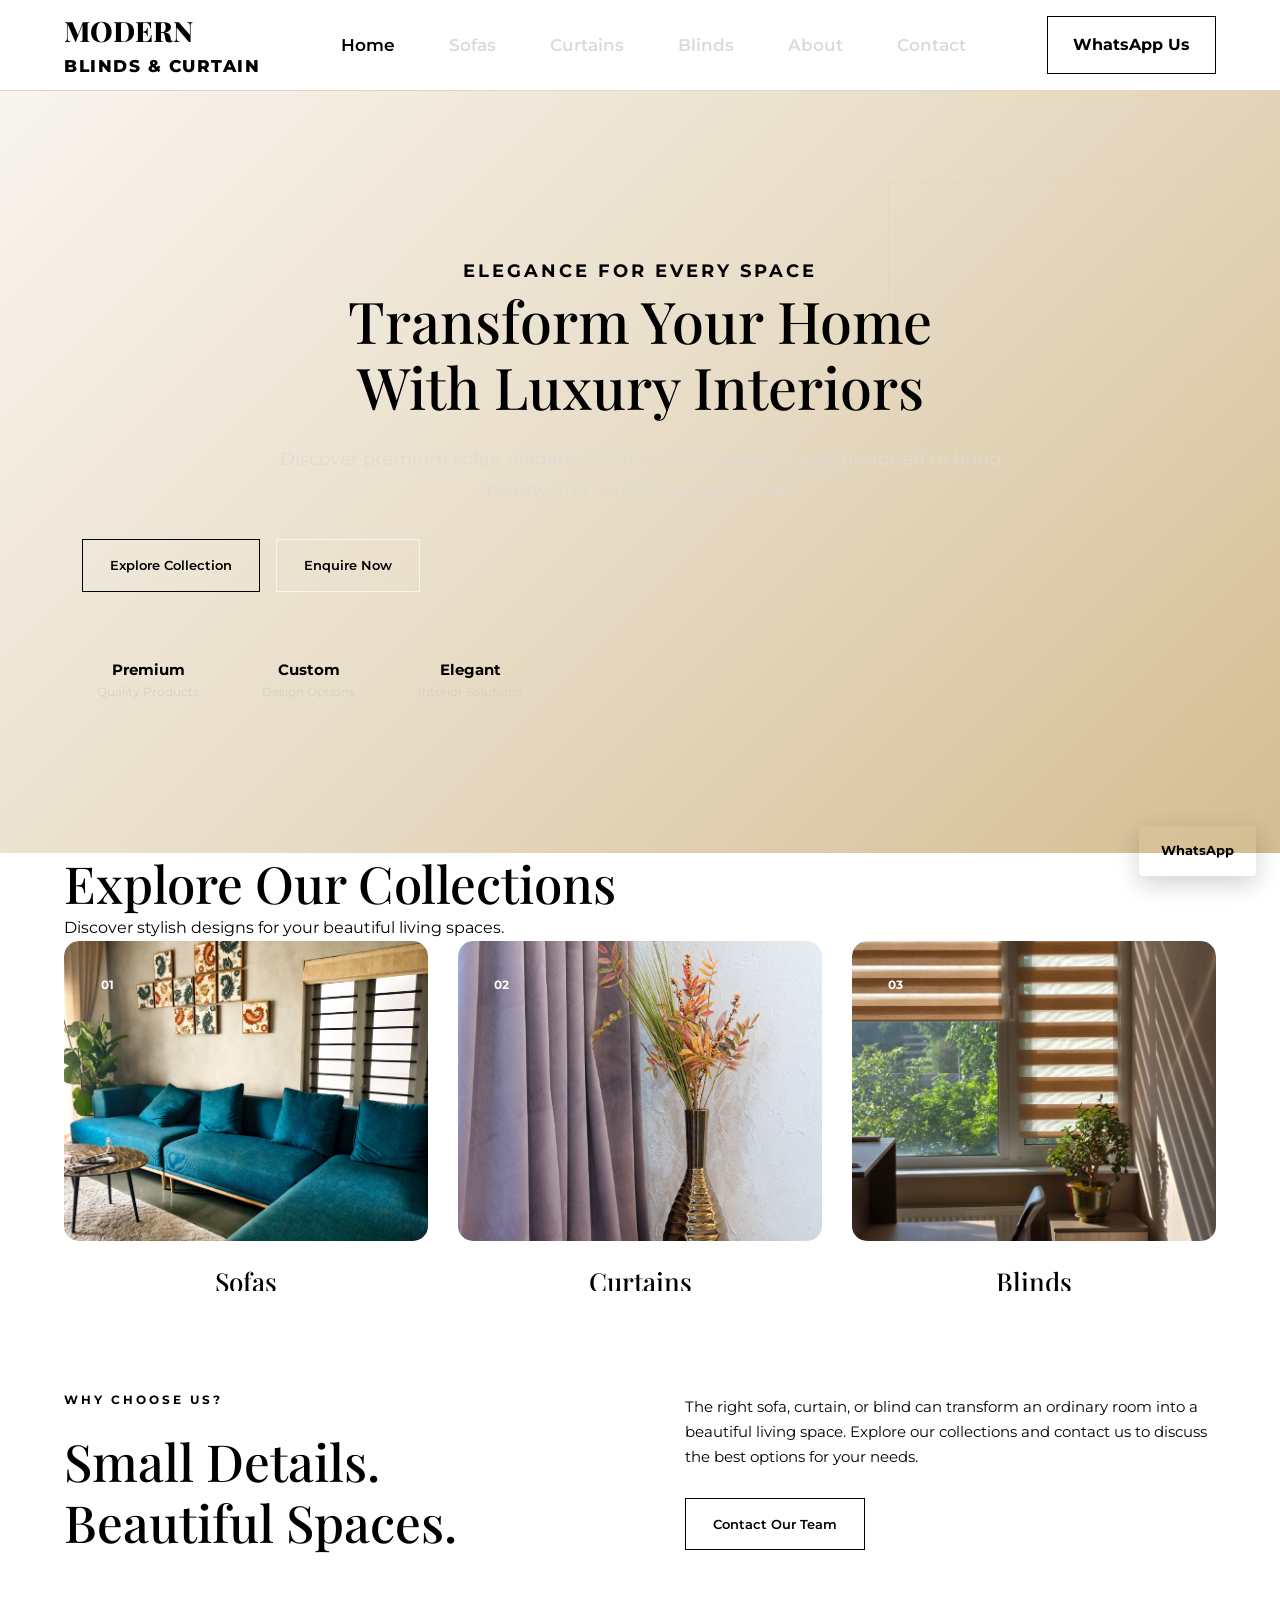
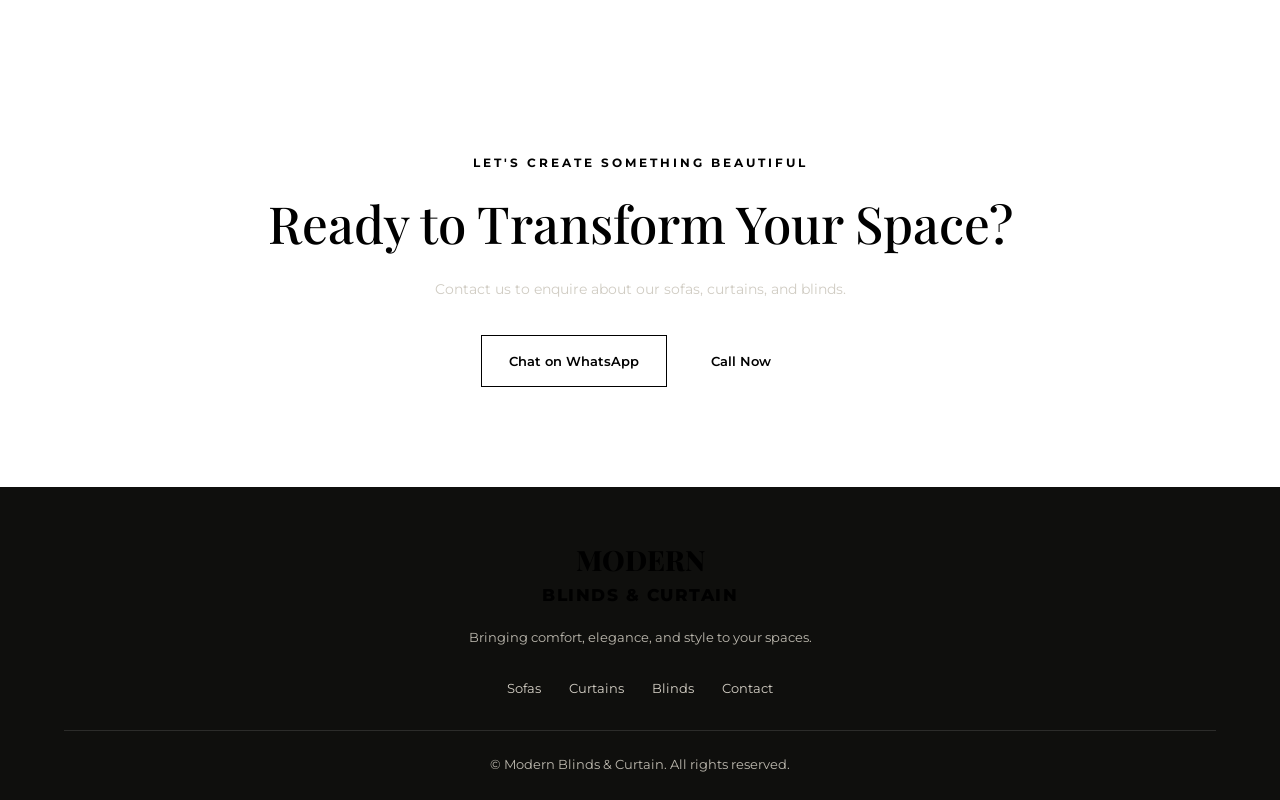
<file: index.html>
<!DOCTYPE html>
<html lang="en">
<head>
    <meta charset="UTF-8">
    <meta name="viewport" content="width=device-width, initial-scale=1.0">

    <title>Modern Blinds & Curtain | Luxury Interiors</title>

    <meta name="description" content="Explore premium sofas, elegant curtains, and stylish window blinds for your home and office.">

    <link rel="stylesheet" href="css/style.css">

    <link rel="preconnect" href="https://fonts.googleapis.com">
    <link rel="preconnect" href="https://fonts.gstatic.com" crossorigin>
    <link href="https://fonts.googleapis.com/css2?family=Montserrat:wght@400;500;600;700&family=Playfair+Display:wght@500;600;700&display=swap" rel="stylesheet">
</head>

<body>

    <!-- Navigation -->
    <header class="header">
        <nav class="navbar container">

            <a href="index.html" class="logo">
                MODERN <span>BLINDS & CURTAIN</span>
            </a>

            <button class="menu-toggle" id="menuToggle" aria-label="Open navigation menu">
                ☰
            </button>

            <ul class="nav-links" id="navLinks">
                <li><a href="index.html" class="active">Home</a></li>
                <li><a href="sofas.html">Sofas</a></li>
                <li><a href="curtains.html">Curtains</a></li>
                <li><a href="blinds.html">Blinds</a></li>
                <li><a href="about.html">About</a></li>
                <li><a href="contact.html">Contact</a></li>
            </ul>

            <a
                href="https://wa.me/919495290093"
                class="btn btn-gold nav-contact"
                target="_blank"
                rel="noopener noreferrer">
                WhatsApp Us
            </a>

        </nav>
    </header>


    <main>

        <!-- Hero Section -->
        <section class="hero">
            <div class="hero-content container">

                <p class="eyebrow">ELEGANCE FOR EVERY SPACE</p>

                <h1>
                    Transform Your Home<br>
                    With <span>Luxury Interiors</span>
                </h1>

                <p class="hero-description">
                    Discover premium sofas, elegant curtains, and modern blinds
                    designed to bring beauty and comfort to your home.
                </p>

                <div class="hero-buttons">
                    <a href="#categories" class="btn btn-gold">
                        Explore Collection
                    </a>

                    <a
                        href="https://wa.me/919495290093?text=Hello%20Modern%20Blinds%20%26%20Curtain%2C%20I%20would%20like%20to%20know%20more%20about%20your%20products."
                        class="btn btn-outline"
                        target="_blank"
                        rel="noopener noreferrer">
                        Enquire Now
                    </a>
                </div>

                <div class="hero-features">
                    <div>
                        <strong>Premium</strong>
                        <span>Quality Products</span>
                    </div>

                    <div>
                        <strong>Custom</strong>
                        <span>Design Options</span>
                    </div>

                    <div>
                        <strong>Elegant</strong>
                        <span>Interior Solutions</span>
                    </div>
                </div>

            </div>
        </section>


        <!-- Categories Section -->
       <!-- Categories Section -->
<section class="category-section section">
    <div class="container">

        <div class="section-title">
            <h2>Explore Our Collections</h2>
            <p>Discover stylish designs for your beautiful living spaces.</p>
        </div>

        <div class="category-grid">

            <!-- Sofas -->
            <a href="sofas.html" class="category-card">
                <div class="category-image">
                    <img src="images/sofas/sofas1.jpg" alt="Sofa Collection">
                    <span class="category-number">01</span>
                </div>
                <div class="category-info">
                    <h3>Sofas</h3>
                    <p>Comfort & Style</p>
                    <span class="category-link">Explore Collection →</span>
                </div>
            </a>

            <!-- Curtains -->
            <a href="curtains.html" class="category-card">
                <div class="category-image">
                    <img src="images/curtains/curtain1.jpg" alt="Curtain Collection">
                    <span class="category-number">02</span>
                </div>
                <div class="category-info">
                    <h3>Curtains</h3>
                    <p>Beauty & Elegance</p>
                    <span class="category-link">Explore Collection →</span>
                </div>
            </a>

            <!-- Blinds -->
            <a href="blinds.html" class="category-card">
                <div class="category-image">
                    <img src="images/blinds/blinds1.jpg" alt="Blinds Collection">
                    <span class="category-number">03</span>
                </div>
                <div class="category-info">
                    <h3>Blinds</h3>
                    <p>Modern & Practical</p>
                    <span class="category-link">Explore Collection →</span>
                </div>
            </a>

        </div>
    </div>
</section>
        <!-- Why Choose Us -->
        <section class="why-us section-padding">

            <div class="container why-us-content">

                <div>
                    <p class="eyebrow">WHY CHOOSE US?</p>

                    <h2>
                        Small Details.<br>
                        <span>Beautiful Spaces.</span>
                    </h2>
                </div>

                <div class="why-us-description">
                    <p>
                        The right sofa, curtain, or blind can transform
                        an ordinary room into a beautiful living space.
                        Explore our collections and contact us to discuss
                        the best options for your needs.
                    </p>

                    <a href="contact.html" class="btn btn-gold">
                        Contact Our Team
                    </a>
                </div>

            </div>

        </section>


        <!-- Call to Action -->
        <section class="cta-section section-padding">

            <div class="container cta-content">

                <p class="eyebrow">LET'S CREATE SOMETHING BEAUTIFUL</p>

                <h2>Ready to Transform Your Space?</h2>

                <p>
                    Contact us to enquire about our sofas, curtains,
                    and blinds.
                </p>

                <div class="hero-buttons">

                    <a
                        href="https://wa.me/919495290093"
                        class="btn btn-gold"
                        target="_blank"
                        rel="noopener noreferrer">
                        Chat on WhatsApp
                    </a>

                    <a href="tel:+919495290093" class="btn btn-outline">
                        Call Now
                    </a>

                </div>

            </div>

        </section>

    </main>


    <!-- Footer -->
    <footer class="footer">

        <div class="container footer-content">

            <a href="index.html" class="logo">
                MODERN <span>BLINDS & CURTAIN</span>
            </a>

            <p>
                Bringing comfort, elegance, and style to your spaces.
            </p>

            <div class="footer-links">
                <a href="sofas.html">Sofas</a>
                <a href="curtains.html">Curtains</a>
                <a href="blinds.html">Blinds</a>
                <a href="contact.html">Contact</a>
            </div>

            <p class="copyright">
                &copy; <span id="currentYear"></span>
                Modern Blinds & Curtain. All rights reserved.
            </p>

        </div>

    </footer>


    <!-- Floating WhatsApp Button -->
    <a
        href="https://wa.me/919495290093"
        class="floating-whatsapp"
        target="_blank"
        rel="noopener noreferrer"
        aria-label="Contact us on WhatsApp">
        WhatsApp
    </a>


    <script src="js/script.js"></script>

</body>
</html>
</file>
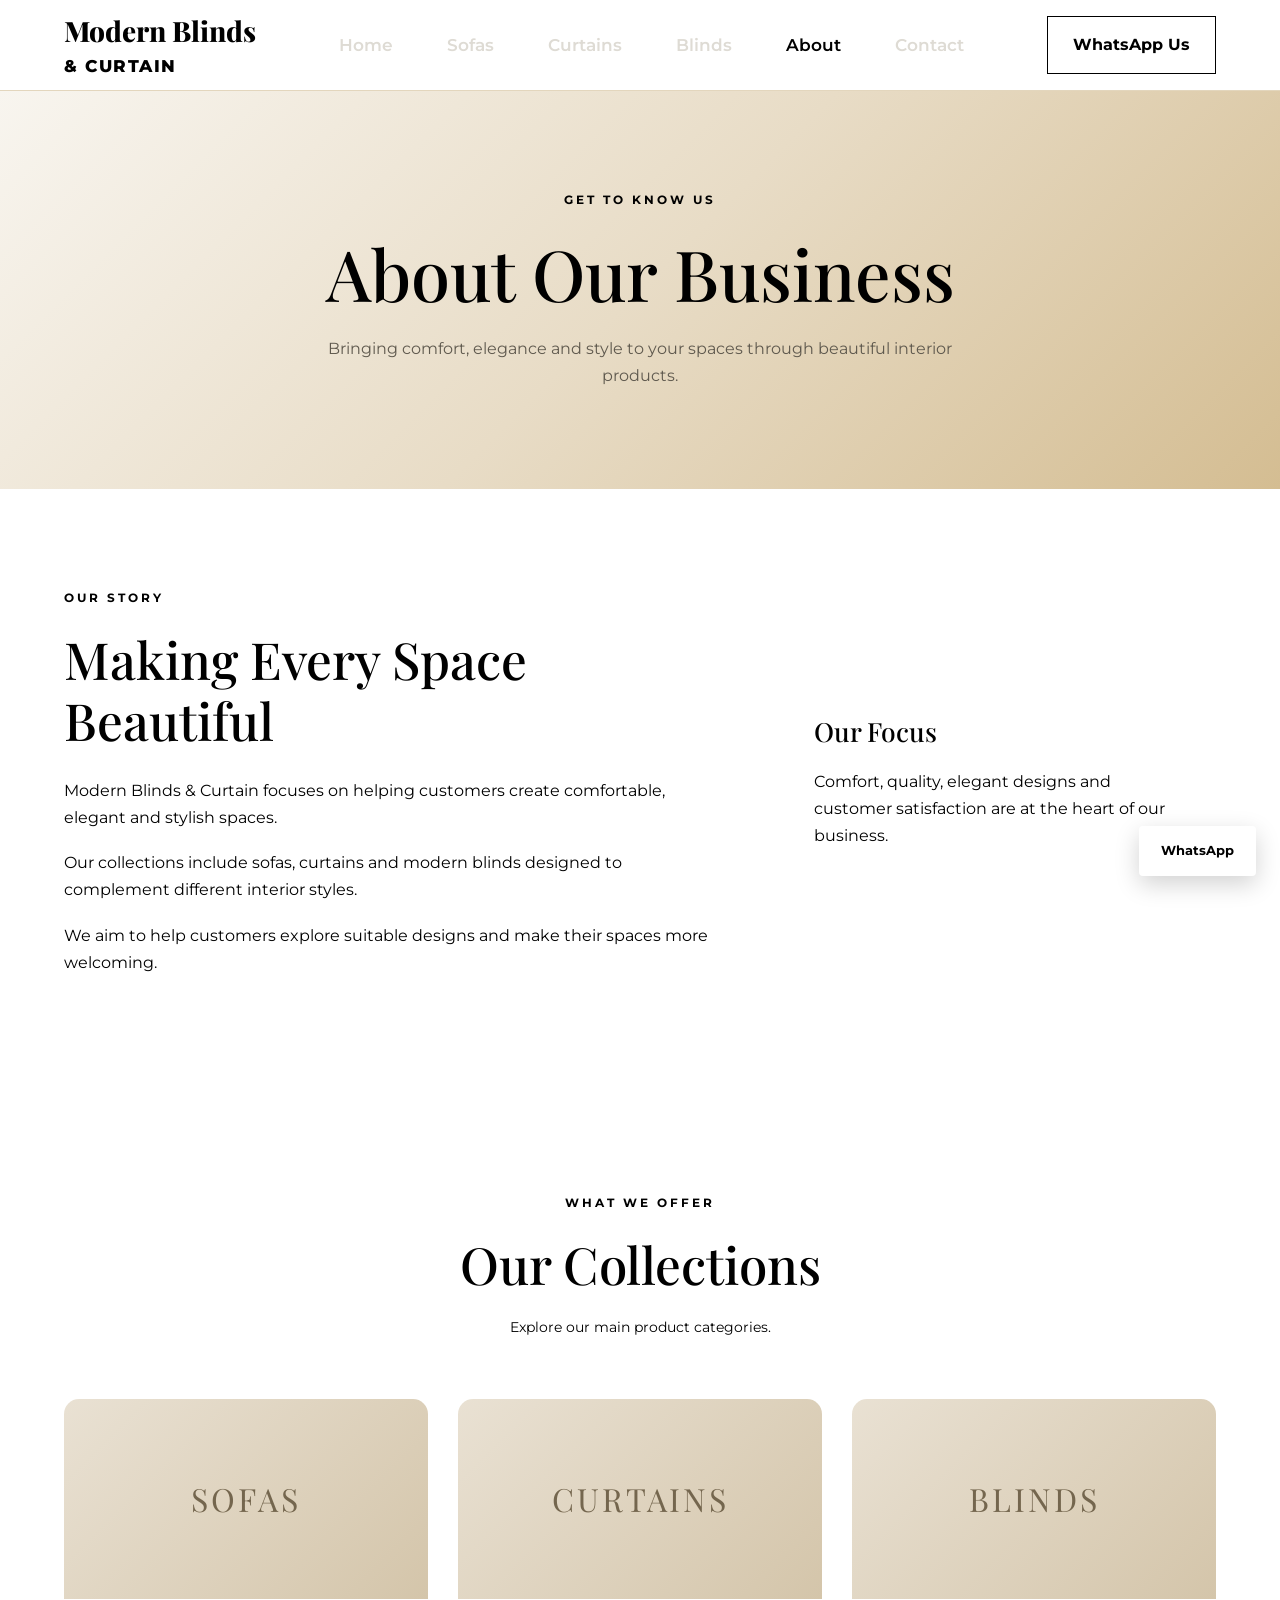
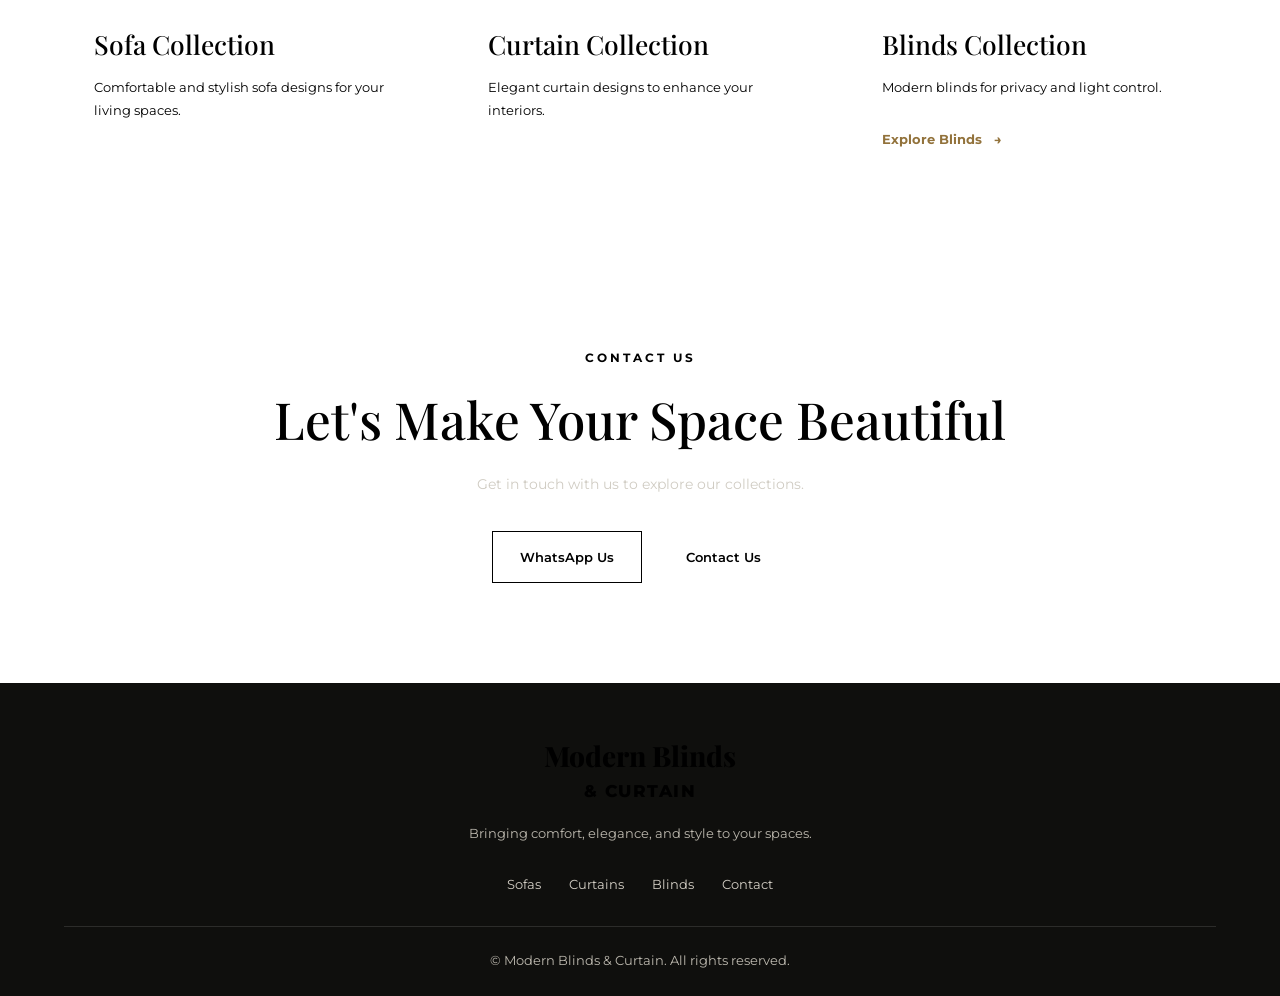
<file: about.html>
<!DOCTYPE html>
<html lang="en">
<head>
    <meta charset="UTF-8">
    <meta name="viewport" content="width=device-width, initial-scale=1.0">

    <title>About Us | Modern Blinds & Curtain</title>

    <link rel="stylesheet" href="css/style.css">

    <link href="https://fonts.googleapis.com/css2?family=Montserrat:wght@400;500;600;700&family=Playfair+Display:wght@400;500;600;700&display=swap" rel="stylesheet">
</head>

<body>

<header class="header">
    <nav class="navbar container">

        <a href="index.html" class="logo">
            Modern Blinds
            <span>& CURTAIN</span>
        </a>

        <button class="menu-toggle" id="menuToggle">☰</button>

        <ul class="nav-links" id="navLinks">
            <li><a href="index.html">Home</a></li>
            <li><a href="sofas.html">Sofas</a></li>
            <li><a href="curtains.html">Curtains</a></li>
            <li><a href="blinds.html">Blinds</a></li>
            <li><a href="about.html" class="active">About</a></li>
            <li><a href="contact.html">Contact</a></li>
        </ul>

        <a href="https://wa.me/919495290093"
           class="btn btn-gold nav-contact" target="_blank">
            WhatsApp Us
        </a>

    </nav>
</header>


<section class="page-hero">
    <div class="container">
        <p class="eyebrow">GET TO KNOW US</p>
        <h1>About <span>Our Business</span></h1>
        <p>
            Bringing comfort, elegance and style to your spaces
            through beautiful interior products.
        </p>
    </div>
</section>


<section class="section-padding about-section">
    <div class="container about-content">

        <div>
            <p class="eyebrow">OUR STORY</p>

            <h2>Making Every Space <span>Beautiful</span></h2>

            <p>
                Modern Blinds & Curtain focuses on helping customers
                create comfortable, elegant and stylish spaces.
            </p>

            <p>
                Our collections include sofas, curtains and modern
                blinds designed to complement different interior styles.
            </p>

            <p>
                We aim to help customers explore suitable designs
                and make their spaces more welcoming.
            </p>
        </div>

        <div class="about-highlight">
            <h3>Our Focus</h3>

            <p>
                Comfort, quality, elegant designs and customer
                satisfaction are at the heart of our business.
            </p>
        </div>

    </div>
</section>


<section class="section-padding about-services">
    <div class="container">

        <div class="section-heading">
            <p class="eyebrow">WHAT WE OFFER</p>
            <h2>Our <span>Collections</span></h2>
            <p>Explore our main product categories.</p>
        </div>

        <div class="category-grid">

            <div class="category-card">
                <div class="about-service-placeholder">
                    SOFAS
                </div>
                <div class="category-content">
                    <h3>Sofa Collection</h3>
                    <p>Comfortable and stylish sofa designs for your living spaces.</p>
                    <a href="sofas.html" class="text-link">
                        Explore Sofas <span>→</span>
                    </a>
                </div>
            </div>

            <div class="category-card">
                <div class="about-service-placeholder">
                    CURTAINS
                </div>
                <div class="category-content">
                    <h3>Curtain Collection</h3>
                    <p>Elegant curtain designs to enhance your interiors.</p>
                    <a href="curtains.html" class="text-link">
                        Explore Curtains <span>→</span>
                    </a>
                </div>
            </div>

            <div class="category-card">
                <div class="about-service-placeholder">
                    BLINDS
                </div>
                <div class="category-content">
                    <h3>Blinds Collection</h3>
                    <p>Modern blinds for privacy and light control.</p>
                    <a href="blinds.html" class="text-link">
                        Explore Blinds <span>→</span>
                    </a>
                </div>
            </div>

        </div>

    </div>
</section>


<section class="cta-section section-padding">
    <div class="container cta-content">
        <p class="eyebrow">CONTACT US</p>
        <h2>Let's Make Your Space Beautiful</h2>
        <p>Get in touch with us to explore our collections.</p>

        <div class="hero-buttons">
            <a href="https://wa.me/919495290093"
               class="btn btn-gold" target="_blank">
                WhatsApp Us
            </a>

            <a href="contact.html" class="btn btn-outline">
                Contact Us
            </a>
        </div>
    </div>
</section>


<footer class="footer">
    <div class="container footer-content">

        <a href="index.html" class="logo">
            Modern Blinds
            <span>& CURTAIN</span>
        </a>

        <p>Bringing comfort, elegance, and style to your spaces.</p>

        <div class="footer-links">
            <a href="sofas.html">Sofas</a>
            <a href="curtains.html">Curtains</a>
            <a href="blinds.html">Blinds</a>
            <a href="contact.html">Contact</a>
        </div>

        <p class="copyright">
            © <span id="currentYear"></span> Modern Blinds & Curtain.
            All rights reserved.
        </p>

    </div>
</footer>

<a href="https://wa.me/919495290093"
   class="floating-whatsapp" target="_blank">
    WhatsApp
</a>

<script src="js/script.js"></script>

</body>
</html>
</file>
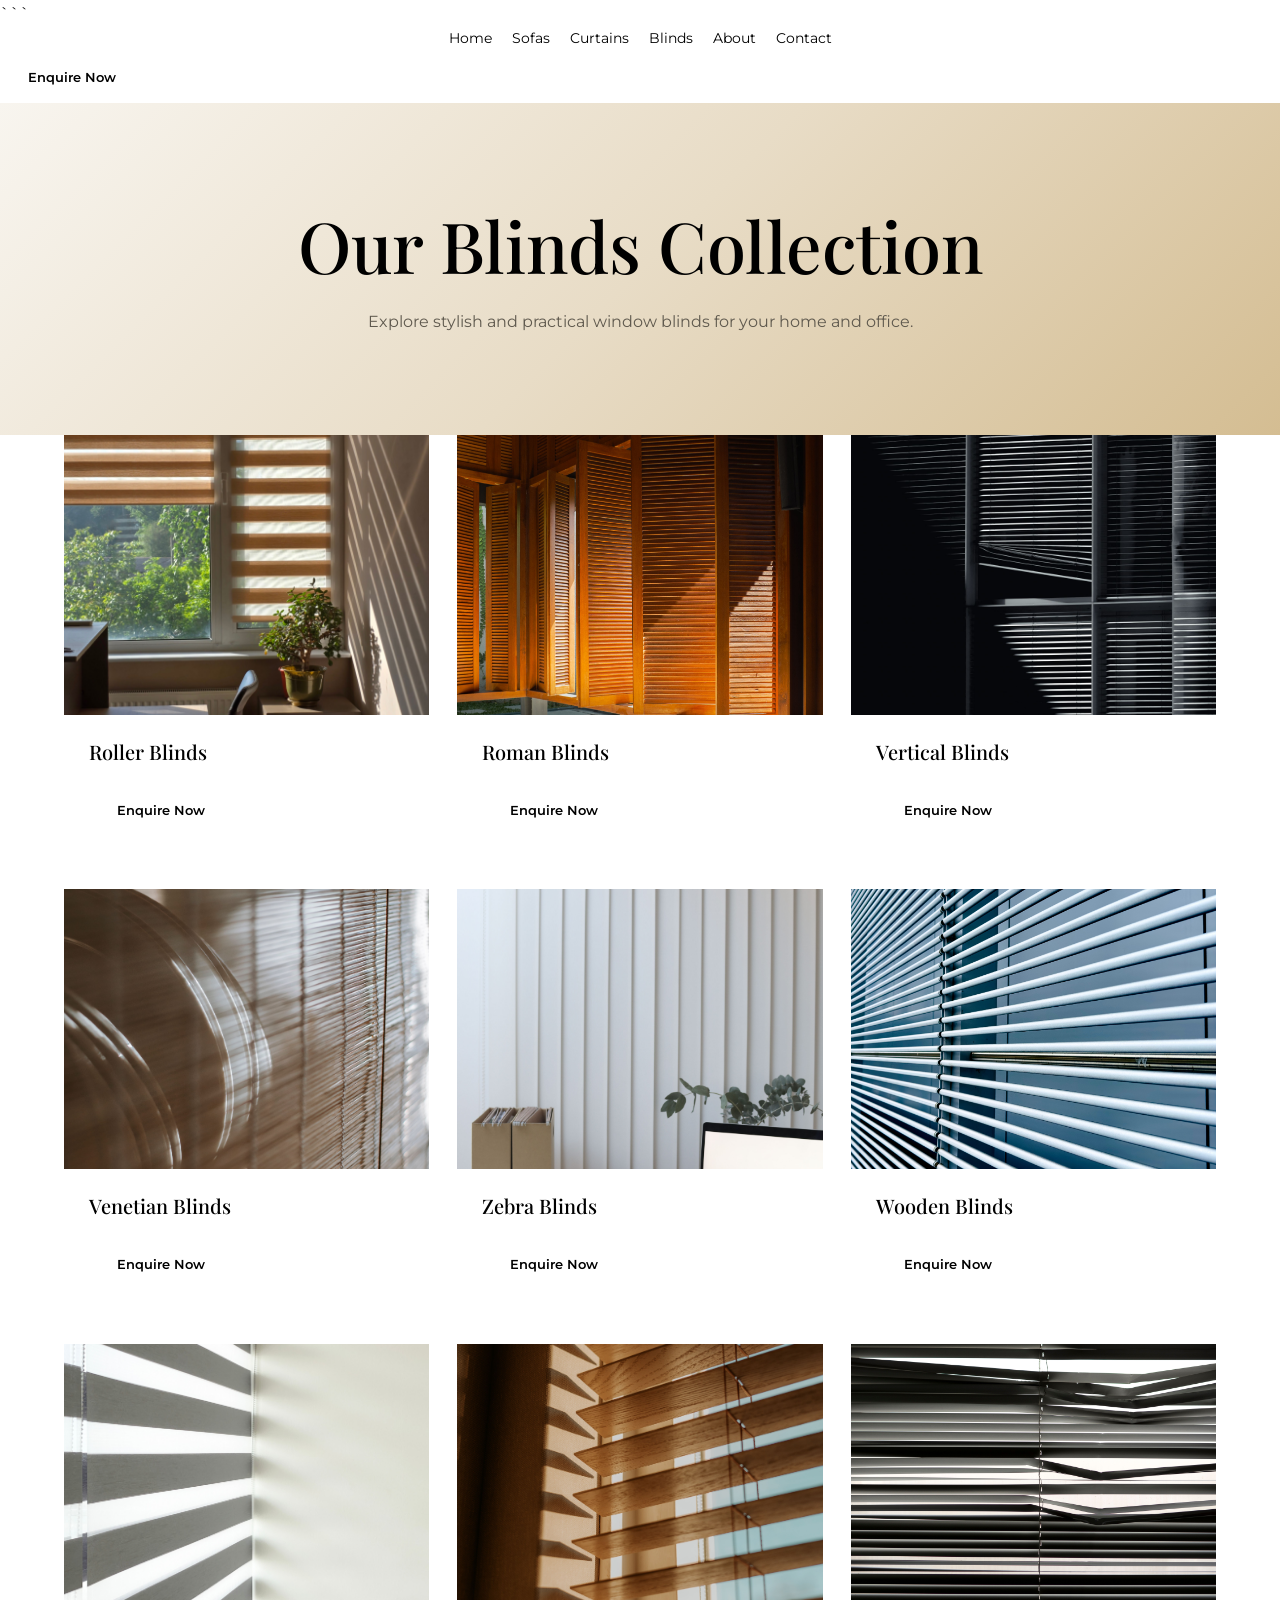
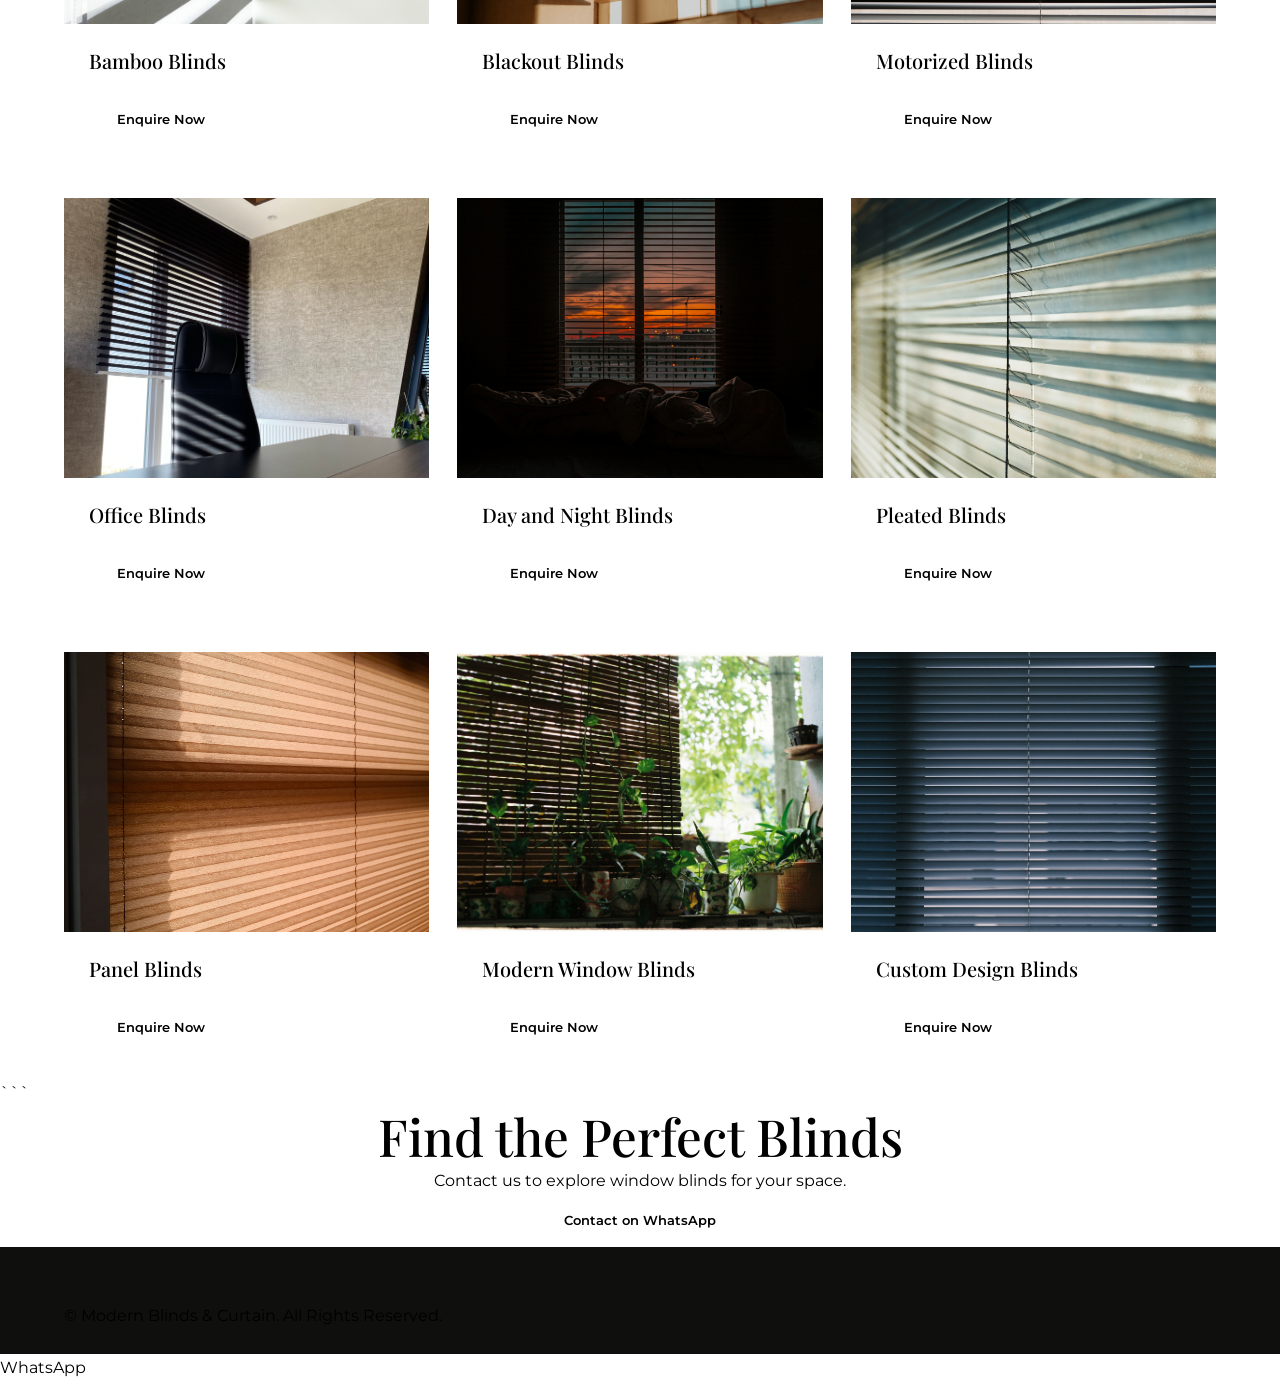
<file: blinds.html>
<!DOCTYPE html>

<html lang="en">
<head>
    <meta charset="UTF-8">
    <meta name="viewport" content="width=device-width, initial-scale=1.0">
    <title>Blinds Collection | Modern Blinds & Curtain</title>
    <meta name="description" content="Explore modern window blinds for homes and offices at Modern Blinds & Curtain.">

<link rel="stylesheet" href="css/style.css">

<link rel="preconnect" href="https://fonts.googleapis.com">
<link href="https://fonts.googleapis.com/css2?family=Montserrat:wght@400;500;600;700&family=Playfair+Display:wght@500;600;700&display=swap" rel="stylesheet">
```

</head>

<body>

    <nav class="nav-menu">
        <a href="index.html">Home</a>
        <a href="sofas.html">Sofas</a>
        <a href="curtains.html">Curtains</a>
        <a href="blinds.html" class="active">Blinds</a>
        <a href="about.html">About</a>
        <a href="contact.html">Contact</a>
    </nav>

    <a href="https://wa.me/919495290093" class="btn btn-primary">Enquire Now</a>
</div>


</header>

<section class="page-hero">
    <div class="container">
        <h1>Our Blinds Collection</h1>
        <p>Explore stylish and practical window blinds for your home and office.</p>
    </div>
</section>

<section class="product-section section">
    <div class="container">


    <div class="product-grid">

        <div class="product-card">
            <div class="product-image"><img src="images/blinds/blinds1.jpg" alt="Roller Blinds"></div>
            <div class="product-info"><h3>Roller Blinds</h3><a href="https://wa.me/919495290093?text=I%20am%20interested%20in%20Roller%20Blinds" class="btn btn-primary">Enquire Now</a></div>
        </div>

        <div class="product-card">
            <div class="product-image"><img src="images/blinds/blinds2.jpg" alt="Roman Blinds"></div>
            <div class="product-info"><h3>Roman Blinds</h3><a href="https://wa.me/919495290093?text=I%20am%20interested%20in%20Roman%20Blinds" class="btn btn-primary">Enquire Now</a></div>
        </div>

        <div class="product-card">
            <div class="product-image"><img src="images/blinds/blinds3.jpg" alt="Vertical Blinds"></div>
            <div class="product-info"><h3>Vertical Blinds</h3><a href="https://wa.me/919495290093?text=I%20am%20interested%20in%20Vertical%20Blinds" class="btn btn-primary">Enquire Now</a></div>
        </div>

        <div class="product-card">
            <div class="product-image"><img src="images/blinds/blinds4.jpg" alt="Venetian Blinds"></div>
            <div class="product-info"><h3>Venetian Blinds</h3><a href="https://wa.me/919495290093?text=I%20am%20interested%20in%20Venetian%20Blinds" class="btn btn-primary">Enquire Now</a></div>
        </div>

        <div class="product-card">
            <div class="product-image"><img src="images/blinds/blinds5.jpg" alt="Zebra Blinds"></div>
            <div class="product-info"><h3>Zebra Blinds</h3><a href="https://wa.me/919495290093?text=I%20am%20interested%20in%20Zebra%20Blinds" class="btn btn-primary">Enquire Now</a></div>
        </div>

        <div class="product-card">
            <div class="product-image"><img src="images/blinds/blinds6.jpg" alt="Wooden Blinds"></div>
            <div class="product-info"><h3>Wooden Blinds</h3><a href="https://wa.me/919495290093?text=I%20am%20interested%20in%20Wooden%20Blinds" class="btn btn-primary">Enquire Now</a></div>
        </div>

        <div class="product-card">
            <div class="product-image"><img src="images/blinds/blinds7.jpg" alt="Bamboo Blinds"></div>
            <div class="product-info"><h3>Bamboo Blinds</h3><a href="https://wa.me/919495290093?text=I%20am%20interested%20in%20Bamboo%20Blinds" class="btn btn-primary">Enquire Now</a></div>
        </div>

        <div class="product-card">
            <div class="product-image"><img src="images/blinds/blinds8.jpg" alt="Blackout Blinds"></div>
            <div class="product-info"><h3>Blackout Blinds</h3><a href="https://wa.me/919495290093?text=I%20am%20interested%20in%20Blackout%20Blinds" class="btn btn-primary">Enquire Now</a></div>
        </div>

        <div class="product-card">
            <div class="product-image"><img src="images/blinds/blinds9.jpg" alt="Motorized Blinds"></div>
            <div class="product-info"><h3>Motorized Blinds</h3><a href="https://wa.me/919495290093?text=I%20am%20interested%20in%20Motorized%20Blinds" class="btn btn-primary">Enquire Now</a></div>
        </div>

        <div class="product-card">
            <div class="product-image"><img src="images/blinds/blinds10.jpg" alt="Office Blinds"></div>
            <div class="product-info"><h3>Office Blinds</h3><a href="https://wa.me/919495290093?text=I%20am%20interested%20in%20Office%20Blinds" class="btn btn-primary">Enquire Now</a></div>
        </div>

        <div class="product-card">
            <div class="product-image"><img src="images/blinds/blinds11.jpg" alt="Day and Night Blinds"></div>
            <div class="product-info"><h3>Day and Night Blinds</h3><a href="https://wa.me/919495290093?text=I%20am%20interested%20in%20Day%20and%20Night%20Blinds" class="btn btn-primary">Enquire Now</a></div>
        </div>

        <div class="product-card">
            <div class="product-image"><img src="images/blinds/blinds12.jpg" alt="Pleated Blinds"></div>
            <div class="product-info"><h3>Pleated Blinds</h3><a href="https://wa.me/919495290093?text=I%20am%20interested%20in%20Pleated%20Blinds" class="btn btn-primary">Enquire Now</a></div>
        </div>

        <div class="product-card">
            <div class="product-image"><img src="images/blinds/blinds13.jpg" alt="Panel Blinds"></div>
            <div class="product-info"><h3>Panel Blinds</h3><a href="https://wa.me/919495290093?text=I%20am%20interested%20in%20Panel%20Blinds" class="btn btn-primary">Enquire Now</a></div>
        </div>

        <div class="product-card">
            <div class="product-image"><img src="images/blinds/blinds14.jpg" alt="Modern Window Blinds"></div>
            <div class="product-info"><h3>Modern Window Blinds</h3><a href="https://wa.me/919495290093?text=I%20am%20interested%20in%20Modern%20Window%20Blinds" class="btn btn-primary">Enquire Now</a></div>
        </div>

        <div class="product-card">
            <div class="product-image"><img src="images/blinds/blinds15.jpg" alt="Custom Design Blinds"></div>
            <div class="product-info"><h3>Custom Design Blinds</h3><a href="https://wa.me/919495290093?text=I%20am%20interested%20in%20Custom%20Design%20Blinds" class="btn btn-primary">Enquire Now</a></div>
        </div>

    </div>
</div>
```

</section>

<section class="cta-section section">
    <div class="container">
        <h2>Find the Perfect Blinds</h2>
        <p>Contact us to explore window blinds for your space.</p>
        <a href="https://wa.me/919495290093" class="btn btn-primary">Contact on WhatsApp</a>
    </div>
</section>

<footer class="footer">
    <div class="container">
        <p>&copy; <span id="currentYear"></span> Modern Blinds & Curtain. All Rights Reserved.</p>
    </div>
</footer>

<a href="https://wa.me/919495290093" class="whatsapp-float" target="_blank" rel="noopener">WhatsApp</a>

<script src="js/script.js"></script>

</body>
</html>
</file>
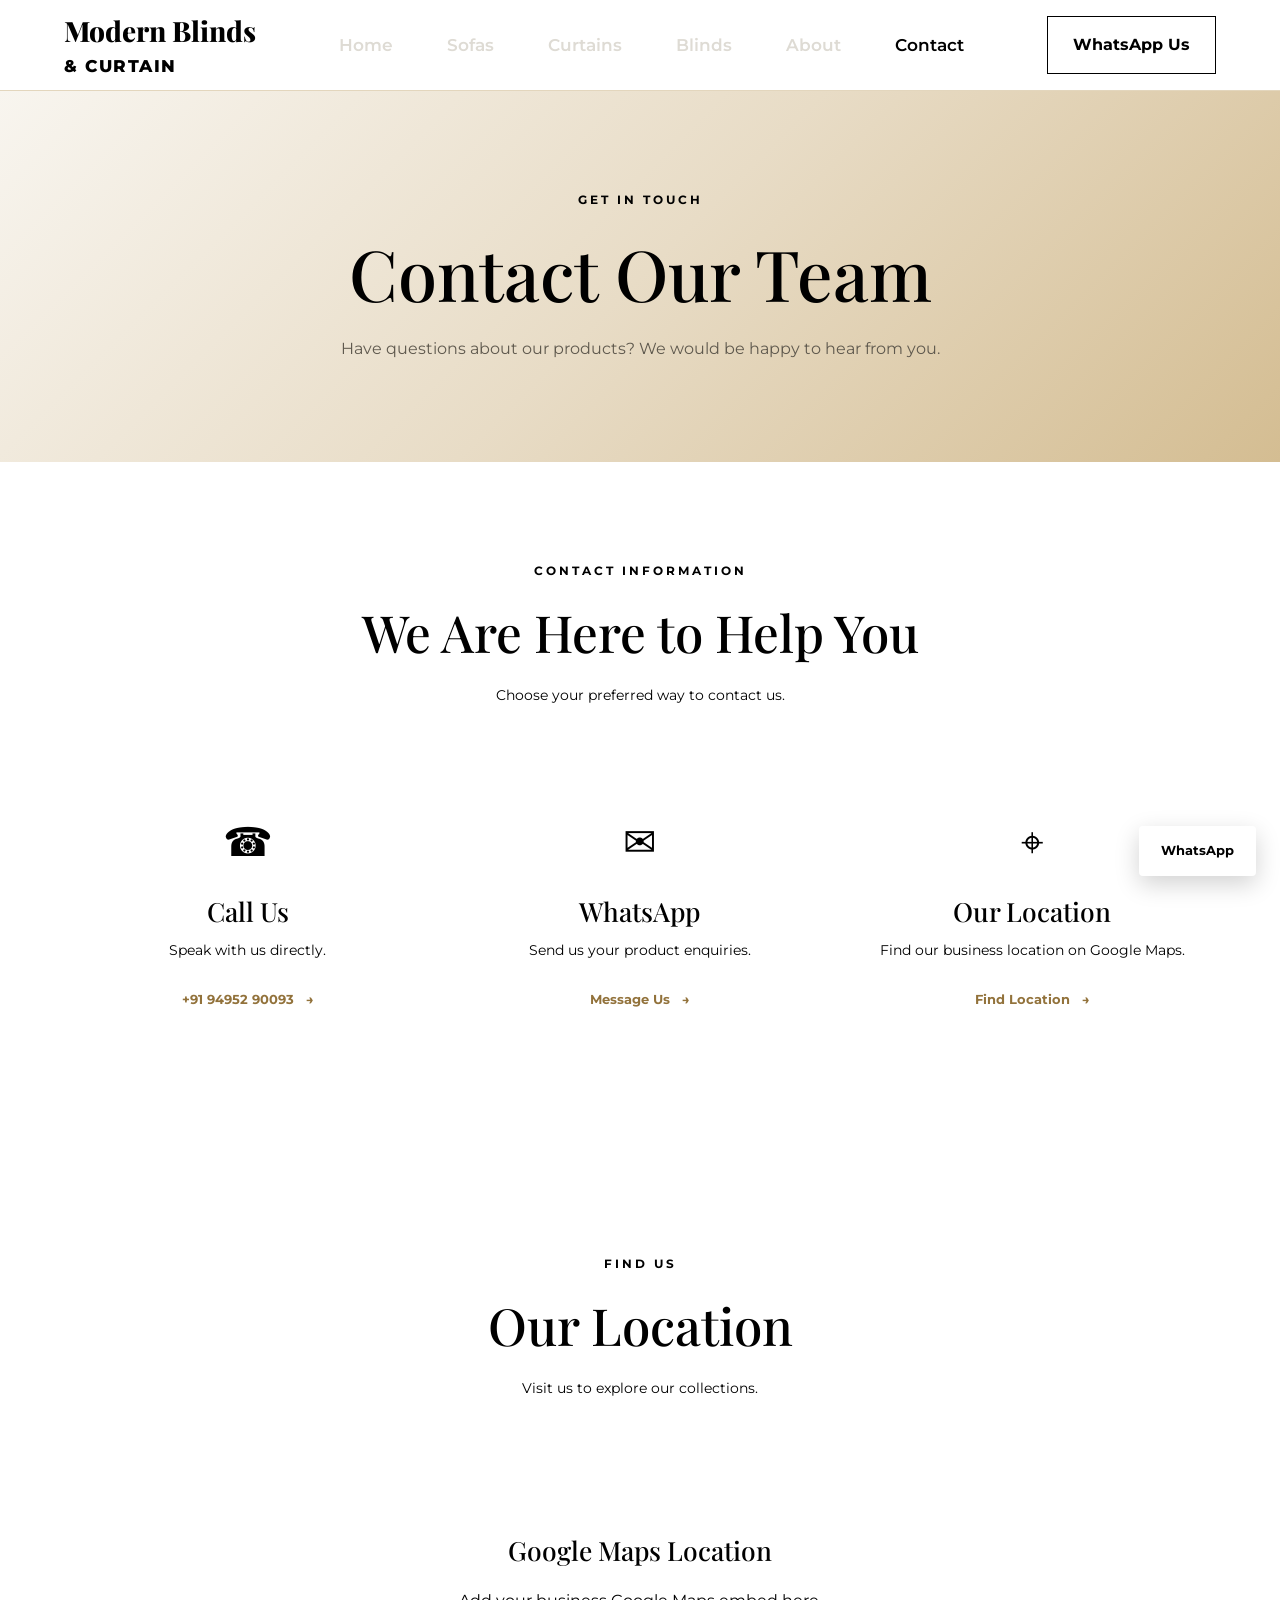
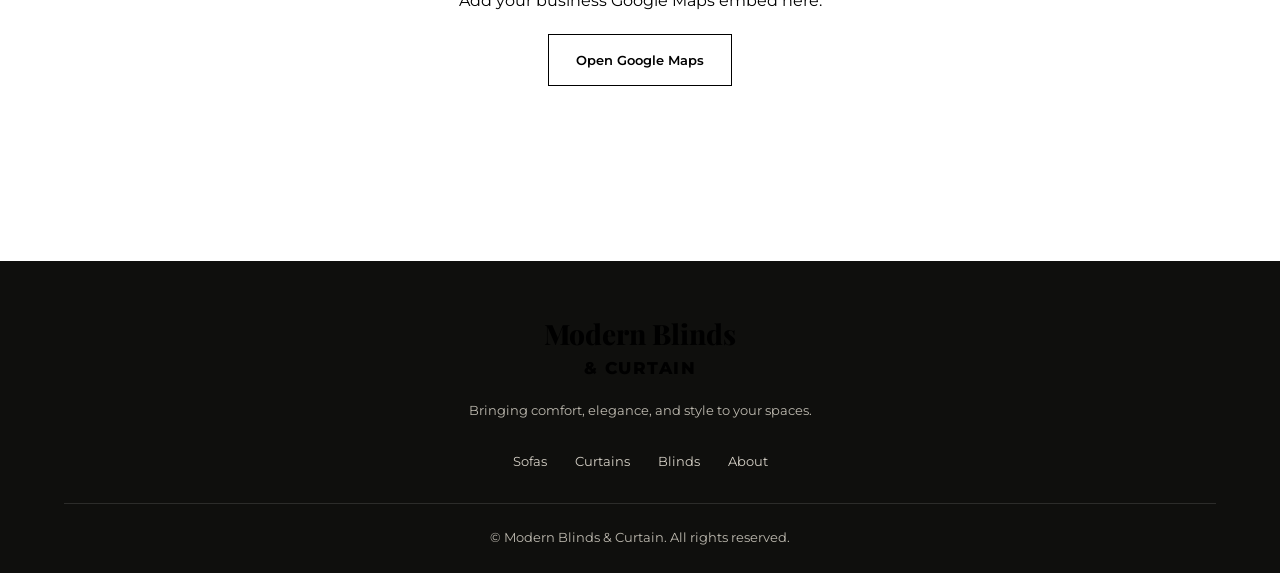
<file: contact.html>
<!DOCTYPE html>
<html lang="en">
<head>
    <meta charset="UTF-8">
    <meta name="viewport" content="width=device-width, initial-scale=1.0">

    <title>Contact Us | Modern Blinds & Curtain</title>

    <link rel="stylesheet" href="css/style.css">

    <link href="https://fonts.googleapis.com/css2?family=Montserrat:wght@400;500;600;700&family=Playfair+Display:wght@400;500;600;700&display=swap" rel="stylesheet">
</head>

<body>

<header class="header">
    <nav class="navbar container">

        <a href="index.html" class="logo">
            Modern Blinds
            <span>& CURTAIN</span>
        </a>

        <button class="menu-toggle" id="menuToggle">☰</button>

        <ul class="nav-links" id="navLinks">
            <li><a href="index.html">Home</a></li>
            <li><a href="sofas.html">Sofas</a></li>
            <li><a href="curtains.html">Curtains</a></li>
            <li><a href="blinds.html">Blinds</a></li>
            <li><a href="about.html">About</a></li>
            <li><a href="contact.html" class="active">Contact</a></li>
        </ul>

        <a href="https://wa.me/919495290093"
           class="btn btn-gold nav-contact" target="_blank">
            WhatsApp Us
        </a>

    </nav>
</header>


<section class="page-hero">
    <div class="container">
        <p class="eyebrow">GET IN TOUCH</p>
        <h1>Contact <span>Our Team</span></h1>
        <p>
            Have questions about our products?
            We would be happy to hear from you.
        </p>
    </div>
</section>


<section class="section-padding contact-section">
    <div class="container">

        <div class="section-heading">
            <p class="eyebrow">CONTACT INFORMATION</p>
            <h2>We Are Here to <span>Help You</span></h2>
            <p>Choose your preferred way to contact us.</p>
        </div>


        <div class="contact-grid">

            <div class="contact-card">
                <div class="contact-icon">☎</div>
                <h3>Call Us</h3>
                <p>Speak with us directly.</p>

                <a href="tel:+919495290093" class="text-link">
                    +91 94952 90093 <span>→</span>
                </a>
            </div>


            <div class="contact-card">
                <div class="contact-icon">✉</div>
                <h3>WhatsApp</h3>
                <p>Send us your product enquiries.</p>

                <a href="https://wa.me/919495290093"
                   target="_blank" class="text-link">
                    Message Us <span>→</span>
                </a>
            </div>


            <div class="contact-card">
                <div class="contact-icon">⌖</div>
                <h3>Our Location</h3>
                <p>Find our business location on Google Maps.</p>

                <a href="https://maps.app.goo.gl/BBFaTMFa3WDKfrvu6?g_st=awb"
                   target="_blank" class="text-link">
                    Find Location <span>→</span>
                </a>
            </div>

        </div>

    </div>
</section>


<section class="section-padding location-section">
    <div class="container">

        <div class="section-heading">
            <p class="eyebrow">FIND US</p>
            <h2>Our <span>Location</span></h2>
            <p>Visit us to explore our collections.</p>
        </div>

        <div class="map-placeholder">
            <h3>Google Maps Location</h3>
            <p>Add your business Google Maps embed here.</p>

            <a href="https://www.google.com/maps"
               target="_blank" class="btn btn-gold">
                Open Google Maps
            </a>
        </div>

    </div>
</section>


<footer class="footer">
    <div class="container footer-content">

        <a href="index.html" class="logo">
            Modern Blinds
            <span>& CURTAIN</span>
        </a>

        <p>Bringing comfort, elegance, and style to your spaces.</p>

        <div class="footer-links">
            <a href="sofas.html">Sofas</a>
            <a href="curtains.html">Curtains</a>
            <a href="blinds.html">Blinds</a>
            <a href="about.html">About</a>
        </div>

        <p class="copyright">
            © <span id="currentYear"></span> Modern Blinds & Curtain.
            All rights reserved.
        </p>

    </div>
</footer>

<a href="https://wa.me/919495290093"
   class="floating-whatsapp" target="_blank">
    WhatsApp
</a>

<script src="js/script.js"></script>

</body>
</html>
</file>
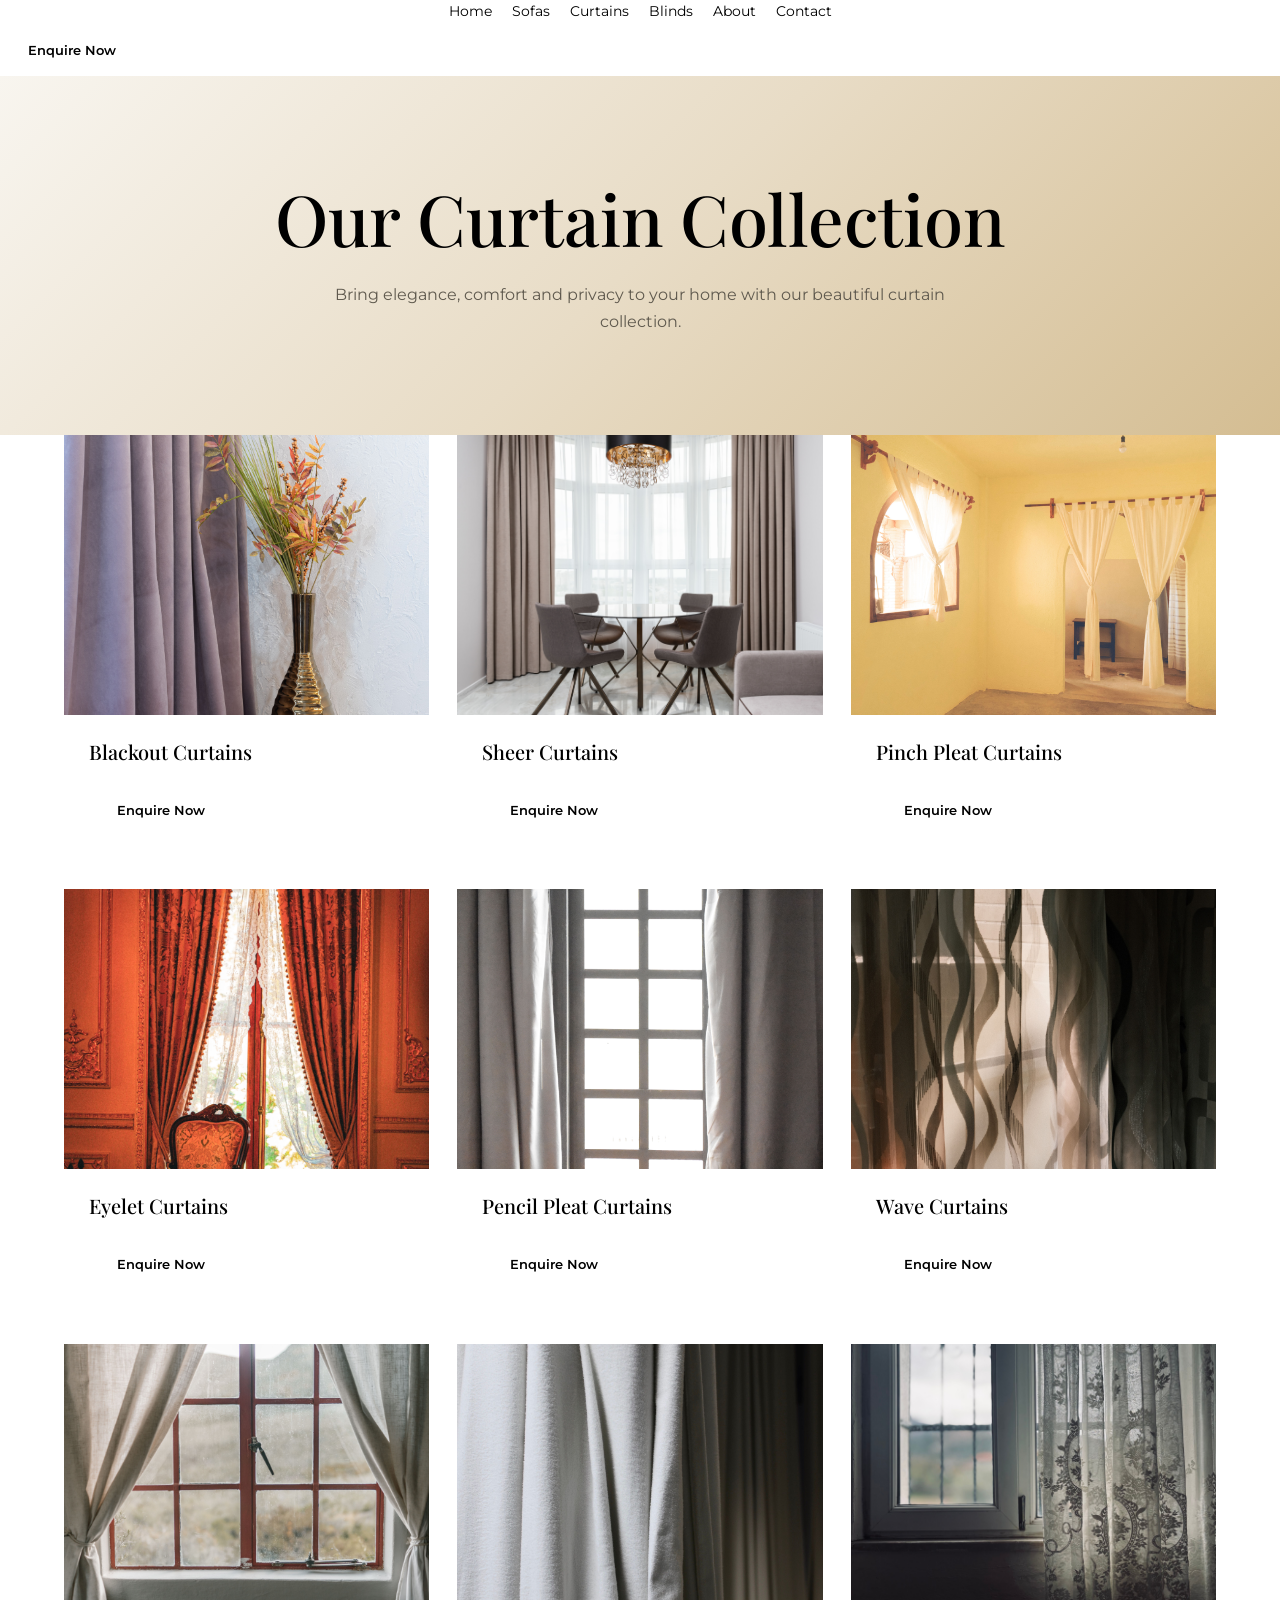
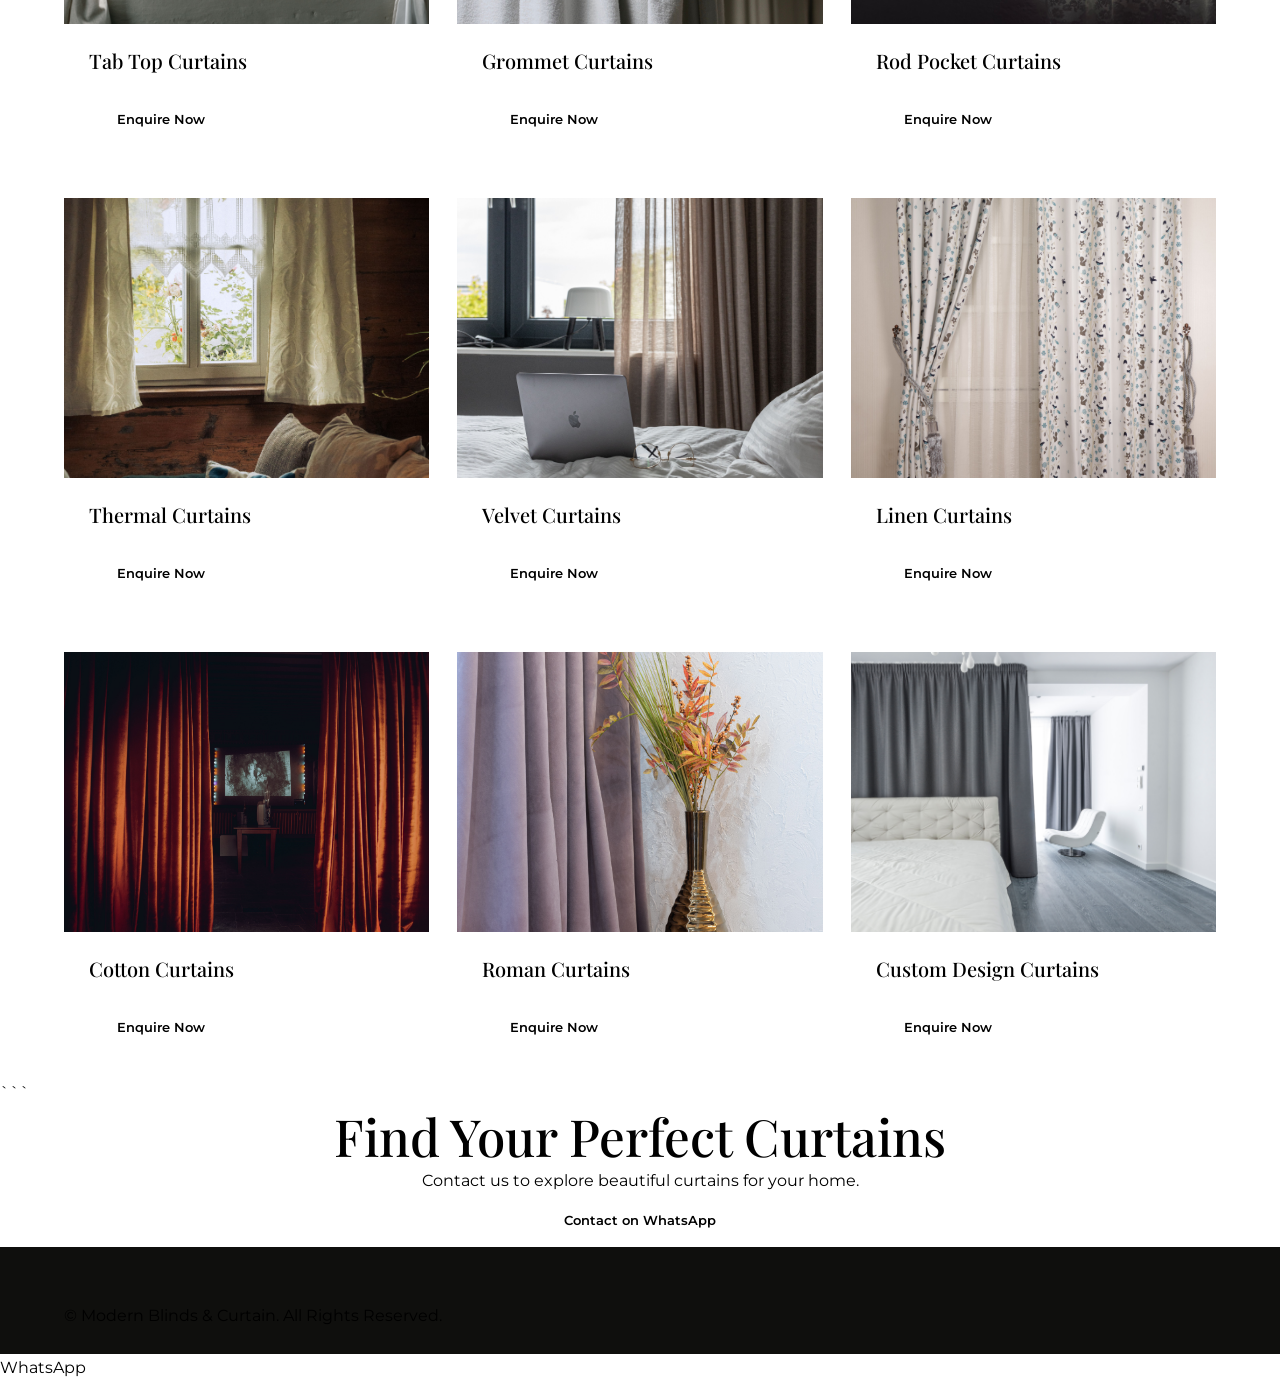
<file: curtains.html>
<!DOCTYPE html>

<html lang="en">
<head>
    <meta charset="UTF-8">
    <meta name="viewport" content="width=device-width, initial-scale=1.0">
    <title>Curtain Collection | Modern Blinds & Curtain</title>
    <meta name="description" content="Explore elegant and beautiful curtain collections at Modern Blinds & Curtain.">

<link rel="stylesheet" href="css/style.css">

<link rel="preconnect" href="https://fonts.googleapis.com">
<link href="https://fonts.googleapis.com/css2?family=Montserrat:wght@400;500;600;700&family=Playfair+Display:wght@500;600;700&display=swap" rel="stylesheet">

</head>

<body>


    <nav class="nav-menu">
        <a href="index.html">Home</a>
        <a href="sofas.html">Sofas</a>
        <a href="curtains.html" class="active">Curtains</a>
        <a href="blinds.html">Blinds</a>
        <a href="about.html">About</a>
        <a href="contact.html">Contact</a>
    </nav>

    <a href="https://wa.me/919495290093" class="btn btn-primary">Enquire Now</a>
</div>

</header>

<section class="page-hero">
    <div class="container">
        <h1>Our Curtain Collection</h1>
        <p>Bring elegance, comfort and privacy to your home with our beautiful curtain collection.</p>
    </div>
</section>

<section class="product-section section">
    <div class="container">

    <div class="product-grid">

        <div class="product-card">
            <div class="product-image"><img src="images/curtains/curtain1.jpg" alt="Blackout Curtains"></div>
            <div class="product-info"><h3>Blackout Curtains</h3><a href="https://wa.me/919495290093?text=I%20am%20interested%20in%20Blackout%20Curtains" class="btn btn-primary">Enquire Now</a></div>
        </div>

        <div class="product-card">
            <div class="product-image"><img src="images/curtains/curtain2.jpg" alt="Sheer Curtains"></div>
            <div class="product-info"><h3>Sheer Curtains</h3><a href="https://wa.me/919495290093?text=I%20am%20interested%20in%20Sheer%20Curtains" class="btn btn-primary">Enquire Now</a></div>
        </div>

        <div class="product-card">
            <div class="product-image"><img src="images/curtains/curtain3.jpg" alt="Pinch Pleat Curtains"></div>
            <div class="product-info"><h3>Pinch Pleat Curtains</h3><a href="https://wa.me/919495290093?text=I%20am%20interested%20in%20Pinch%20Pleat%20Curtains" class="btn btn-primary">Enquire Now</a></div>
        </div>

        <div class="product-card">
            <div class="product-image"><img src="images/curtains/curtain4.jpg" alt="Eyelet Curtains"></div>
            <div class="product-info"><h3>Eyelet Curtains</h3><a href="https://wa.me/919495290093?text=I%20am%20interested%20in%20Eyelet%20Curtains" class="btn btn-primary">Enquire Now</a></div>
        </div>

        <div class="product-card">
            <div class="product-image"><img src="images/curtains/curtain5.jpg" alt="Pencil Pleat Curtains"></div>
            <div class="product-info"><h3>Pencil Pleat Curtains</h3><a href="https://wa.me/919495290093?text=I%20am%20interested%20in%20Pencil%20Pleat%20Curtains" class="btn btn-primary">Enquire Now</a></div>
        </div>

        <div class="product-card">
            <div class="product-image"><img src="images/curtains/curtain6.jpg" alt="Wave Curtains"></div>
            <div class="product-info"><h3>Wave Curtains</h3><a href="https://wa.me/919495290093?text=I%20am%20interested%20in%20Wave%20Curtains" class="btn btn-primary">Enquire Now</a></div>
        </div>

        <div class="product-card">
            <div class="product-image"><img src="images/curtains/curtain7.jpg" alt="Tab Top Curtains"></div>
            <div class="product-info"><h3>Tab Top Curtains</h3><a href="https://wa.me/919495290093?text=I%20am%20interested%20in%20Tab%20Top%20Curtains" class="btn btn-primary">Enquire Now</a></div>
        </div>

        <div class="product-card">
            <div class="product-image"><img src="images/curtains/curtain8.jpg" alt="Grommet Curtains"></div>
            <div class="product-info"><h3>Grommet Curtains</h3><a href="https://wa.me/919495290093?text=I%20am%20interested%20in%20Grommet%20Curtains" class="btn btn-primary">Enquire Now</a></div>
        </div>

        <div class="product-card">
            <div class="product-image"><img src="images/curtains/curtain9.jpg" alt="Rod Pocket Curtains"></div>
            <div class="product-info"><h3>Rod Pocket Curtains</h3><a href="https://wa.me/919495290093?text=I%20am%20interested%20in%20Rod%20Pocket%20Curtains" class="btn btn-primary">Enquire Now</a></div>
        </div>

        <div class="product-card">
            <div class="product-image"><img src="images/curtains/curtain10.jpg" alt="Thermal Curtains"></div>
            <div class="product-info"><h3>Thermal Curtains</h3><a href="https://wa.me/919495290093?text=I%20am%20interested%20in%20Thermal%20Curtains" class="btn btn-primary">Enquire Now</a></div>
        </div>

        <div class="product-card">
            <div class="product-image"><img src="images/curtains/curtain11.jpg" alt="Velvet Curtains"></div>
            <div class="product-info"><h3>Velvet Curtains</h3><a href="https://wa.me/919495290093?text=I%20am%20interested%20in%20Velvet%20Curtains" class="btn btn-primary">Enquire Now</a></div>
        </div>

        <div class="product-card">
            <div class="product-image"><img src="images/curtains/curtain12.jpg" alt="Linen Curtains"></div>
            <div class="product-info"><h3>Linen Curtains</h3><a href="https://wa.me/919495290093?text=I%20am%20interested%20in%20Linen%20Curtains" class="btn btn-primary">Enquire Now</a></div>
        </div>

        <div class="product-card">
            <div class="product-image"><img src="images/curtains/curtain13.jpg" alt="Cotton Curtains"></div>
            <div class="product-info"><h3>Cotton Curtains</h3><a href="https://wa.me/919495290093?text=I%20am%20interested%20in%20Cotton%20Curtains" class="btn btn-primary">Enquire Now</a></div>
        </div>

        <div class="product-card">
            <div class="product-image"><img src="images/curtains/curtain14.jpg" alt="Roman Curtains"></div>
            <div class="product-info"><h3>Roman Curtains</h3><a href="https://wa.me/919495290093?text=I%20am%20interested%20in%20Roman%20Curtains" class="btn btn-primary">Enquire Now</a></div>
        </div>

        <div class="product-card">
            <div class="product-image"><img src="images/curtains/curtain15.jpg" alt="Custom Design Curtains"></div>
            <div class="product-info"><h3>Custom Design Curtains</h3><a href="https://wa.me/919495290093?text=I%20am%20interested%20in%20Custom%20Design%20Curtains" class="btn btn-primary">Enquire Now</a></div>
        </div>

    </div>
</div>
```

</section>

<section class="cta-section section">
    <div class="container">
        <h2>Find Your Perfect Curtains</h2>
        <p>Contact us to explore beautiful curtains for your home.</p>
        <a href="https://wa.me/919495290093" class="btn btn-primary">Contact on WhatsApp</a>
    </div>
</section>

<footer class="footer">
    <div class="container">
        <p>&copy; <span id="currentYear"></span> Modern Blinds & Curtain. All Rights Reserved.</p>
    </div>
</footer>

<a href="https://wa.me/919495290093" class="whatsapp-float" target="_blank" rel="noopener">WhatsApp</a>

<script src="js/script.js"></script>

</body>
</html>
</file>
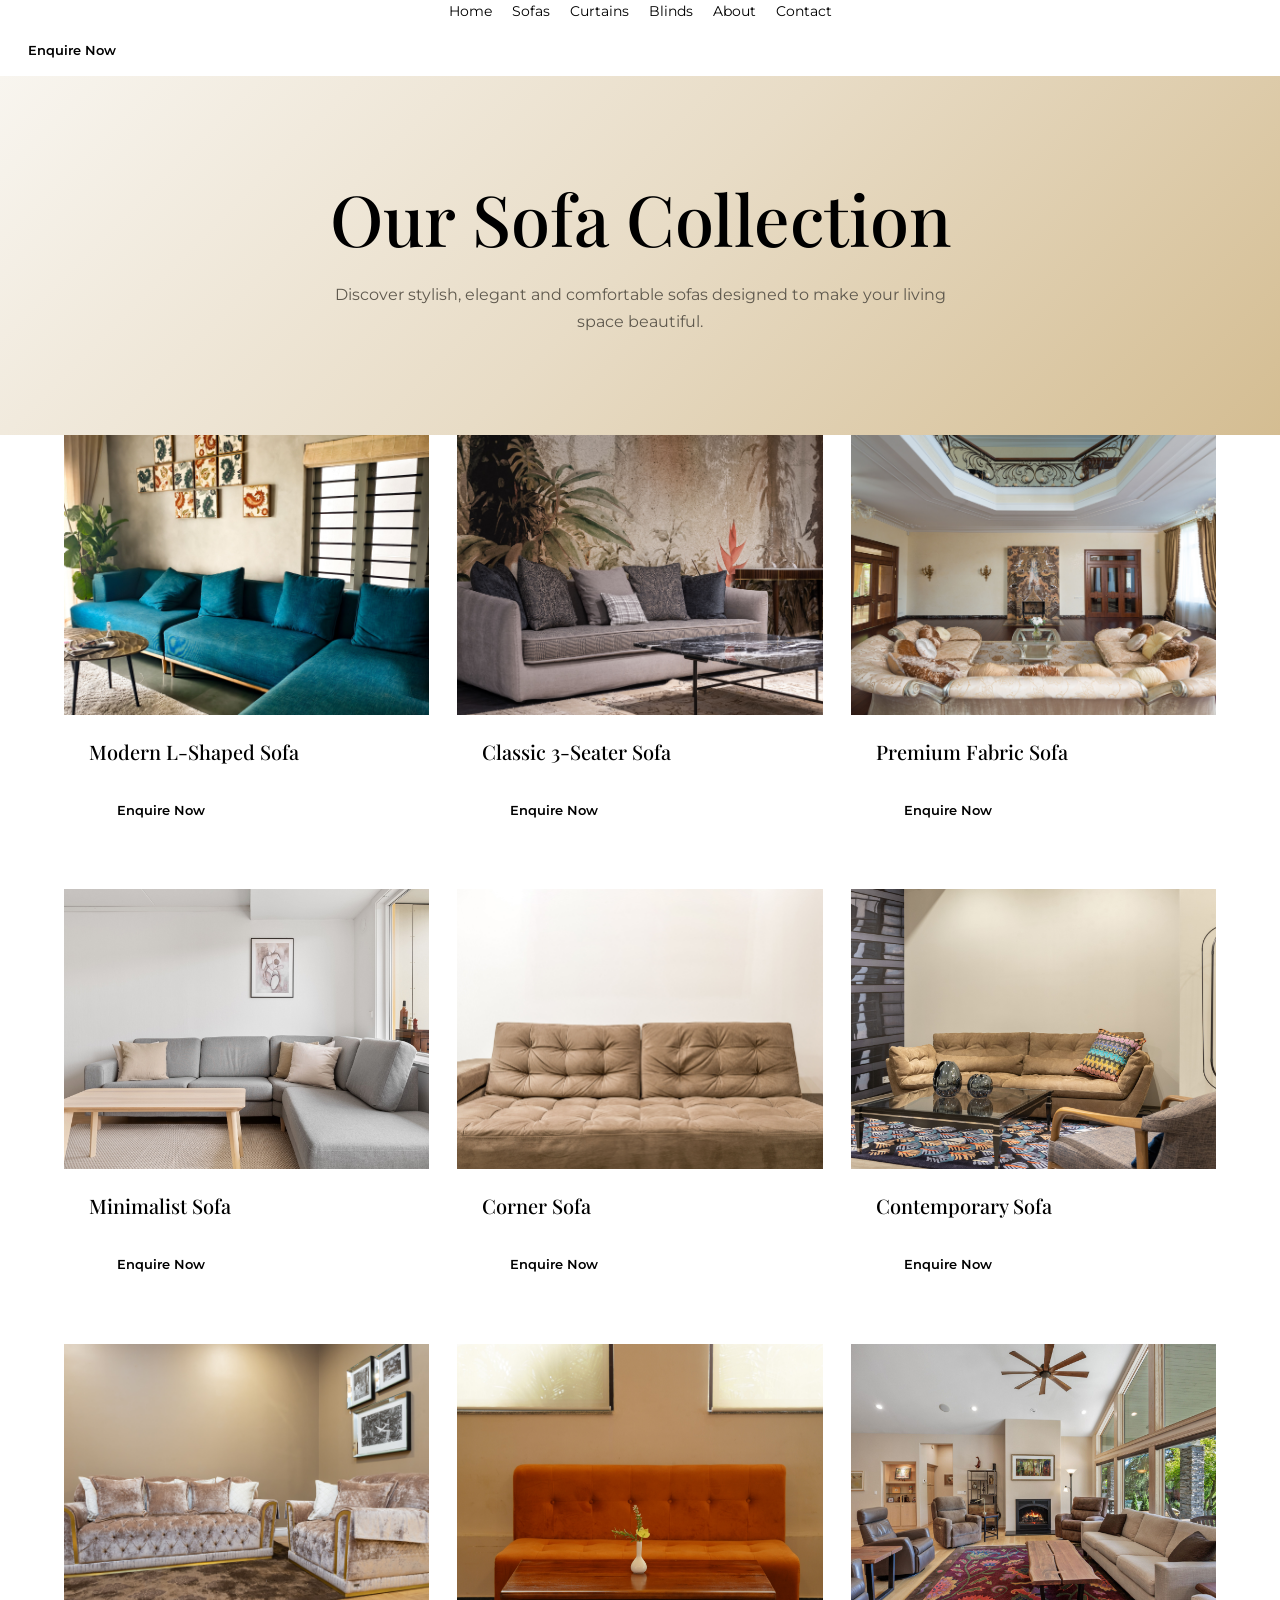
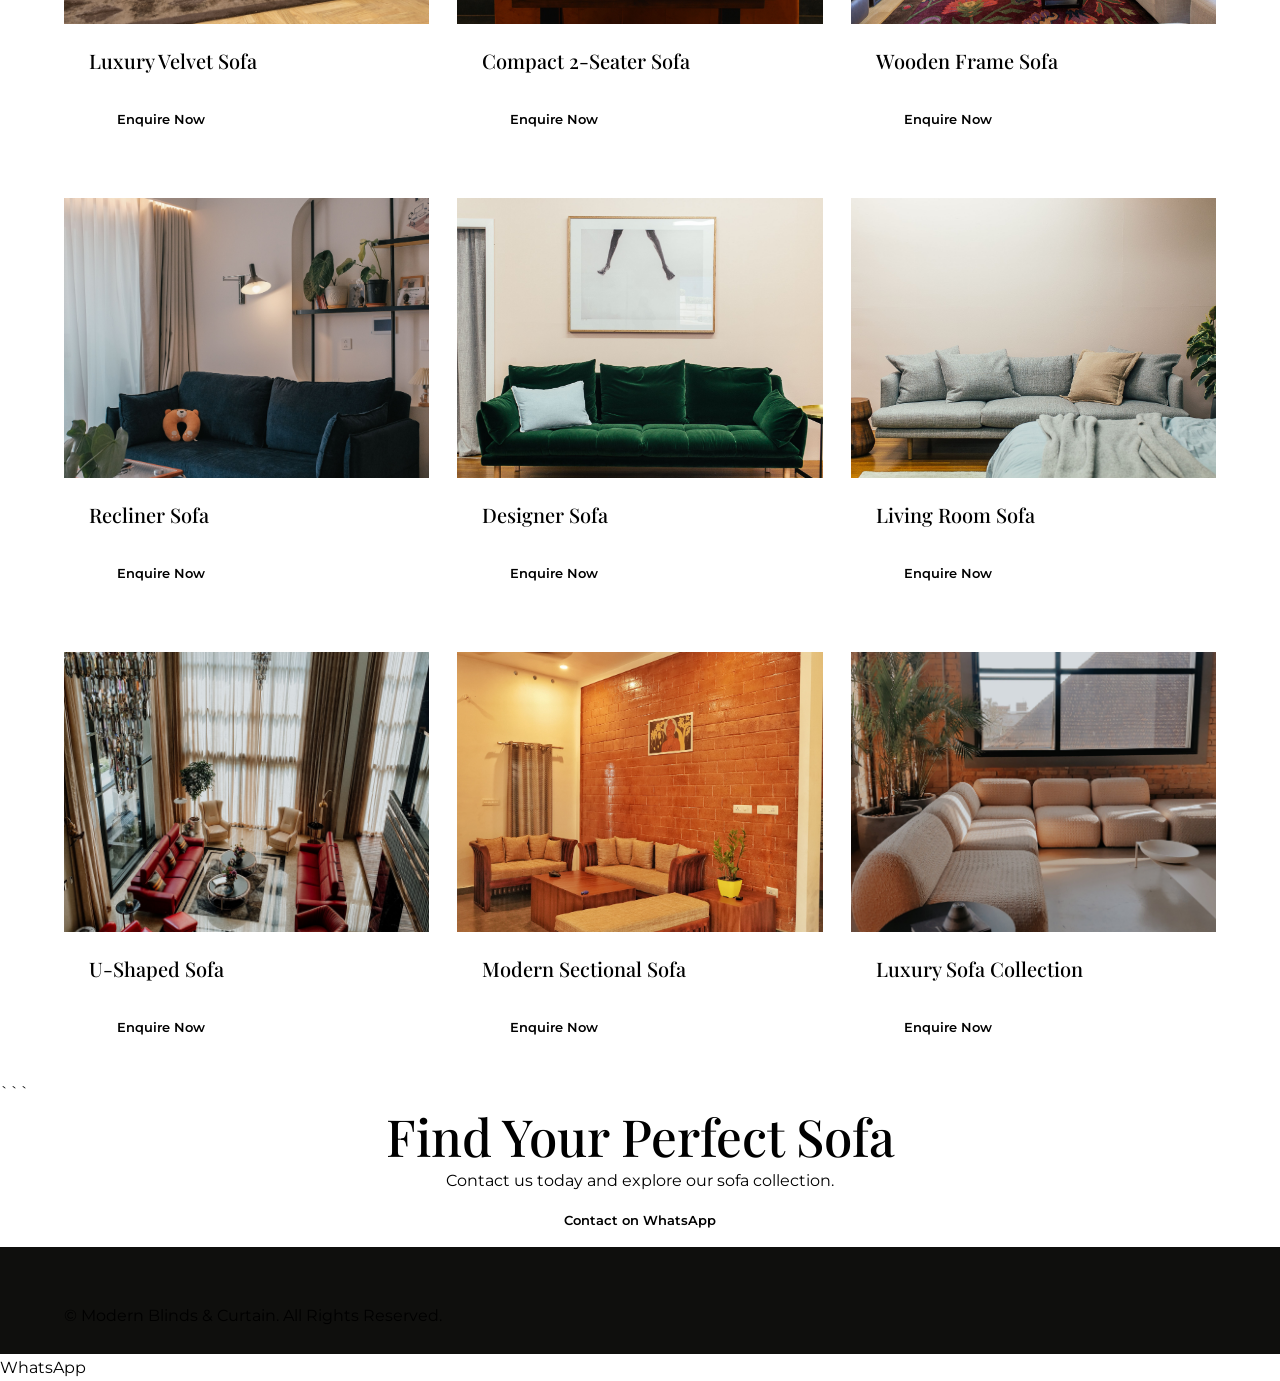
<file: sofas.html>
<!DOCTYPE html>

<html lang="en">
<head>
    <meta charset="UTF-8">
    <meta name="viewport" content="width=device-width, initial-scale=1.0">
    <title>Sofa Collection | Modern Blinds & Curtain</title>
    <meta name="description" content="Explore stylish and comfortable sofa collections at Modern Blinds & Curtain. Contact us for enquiries.">


<link rel="stylesheet" href="css/style.css">

<link rel="preconnect" href="https://fonts.googleapis.com">
<link href="https://fonts.googleapis.com/css2?family=Montserrat:wght@400;500;600;700&family=Playfair+Display:wght@500;600;700&display=swap" rel="stylesheet">


</head>

<body>



    <nav class="nav-menu">
        <a href="index.html">Home</a>
        <a href="sofas.html" class="active">Sofas</a>
        <a href="curtains.html">Curtains</a>
        <a href="blinds.html">Blinds</a>
        <a href="about.html">About</a>
        <a href="contact.html">Contact</a>
    </nav>

    <a href="https://wa.me/919495290093" class="btn btn-primary">Enquire Now</a>
</div>

</header>

<section class="page-hero">
    <div class="container">
        <h1>Our Sofa Collection</h1>
        <p>Discover stylish, elegant and comfortable sofas designed to make your living space beautiful.</p>
    </div>
</section>

<section class="product-section section">
    <div class="container">

    <div class="product-grid">

        <div class="product-card">
            <div class="product-image"><img src="images/sofas/sofas1.jpg" alt="Modern L-Shaped Sofa"></div>
            <div class="product-info">
                <h3>Modern L-Shaped Sofa</h3>
                <a href="https://wa.me/919495290093?text=I%20am%20interested%20in%20Modern%20L-Shaped%20Sofa" class="btn btn-primary">Enquire Now</a>
            </div>
        </div>

        <div class="product-card">
            <div class="product-image"><img src="images/sofas/sofas2.jpg" alt="Classic 3-Seater Sofa"></div>
            <div class="product-info">
                <h3>Classic 3-Seater Sofa</h3>
                <a href="https://wa.me/919495290093?text=I%20am%20interested%20in%20Classic%203-Seater%20Sofa" class="btn btn-primary">Enquire Now</a>
            </div>
        </div>

        <div class="product-card">
            <div class="product-image"><img src="images/sofas/sofas3.jpg" alt="Premium Fabric Sofa"></div>
            <div class="product-info">
                <h3>Premium Fabric Sofa</h3>
                <a href="https://wa.me/919495290093?text=I%20am%20interested%20in%20Premium%20Fabric%20Sofa" class="btn btn-primary">Enquire Now</a>
            </div>
        </div>

        <div class="product-card">
            <div class="product-image"><img src="images/sofas/sofas4.jpg" alt="Minimalist Sofa"></div>
            <div class="product-info">
                <h3>Minimalist Sofa</h3>
                <a href="https://wa.me/919495290093?text=I%20am%20interested%20in%20Minimalist%20Sofa" class="btn btn-primary">Enquire Now</a>
            </div>
        </div>

        <div class="product-card">
            <div class="product-image"><img src="images/sofas/sofas5.jpg" alt="Corner Sofa"></div>
            <div class="product-info">
                <h3>Corner Sofa</h3>
                <a href="https://wa.me/919495290093?text=I%20am%20interested%20in%20Corner%20Sofa" class="btn btn-primary">Enquire Now</a>
            </div>
        </div>

        <div class="product-card">
            <div class="product-image"><img src="images/sofas/sofas6.jpg" alt="Contemporary Sofa"></div>
            <div class="product-info">
                <h3>Contemporary Sofa</h3>
                <a href="https://wa.me/919495290093?text=I%20am%20interested%20in%20Contemporary%20Sofa" class="btn btn-primary">Enquire Now</a>
            </div>
        </div>

        <div class="product-card">
            <div class="product-image"><img src="images/sofas/sofas7.jpg" alt="Luxury Velvet Sofa"></div>
            <div class="product-info">
                <h3>Luxury Velvet Sofa</h3>
                <a href="https://wa.me/919495290093?text=I%20am%20interested%20in%20Luxury%20Velvet%20Sofa" class="btn btn-primary">Enquire Now</a>
            </div>
        </div>

        <div class="product-card">
            <div class="product-image"><img src="images/sofas/sofas8.jpg" alt="Compact 2-Seater Sofa"></div>
            <div class="product-info">
                <h3>Compact 2-Seater Sofa</h3>
                <a href="https://wa.me/919495290093?text=I%20am%20interested%20in%20Compact%202-Seater%20Sofa" class="btn btn-primary">Enquire Now</a>
            </div>
        </div>

        <div class="product-card">
            <div class="product-image"><img src="images/sofas/sofas9.jpg" alt="Wooden Frame Sofa"></div>
            <div class="product-info">
                <h3>Wooden Frame Sofa</h3>
                <a href="https://wa.me/919495290093?text=I%20am%20interested%20in%20Wooden%20Frame%20Sofa" class="btn btn-primary">Enquire Now</a>
            </div>
        </div>

        <div class="product-card">
            <div class="product-image"><img src="images/sofas/sofas10.jpg" alt="Recliner Sofa"></div>
            <div class="product-info">
                <h3>Recliner Sofa</h3>
                <a href="https://wa.me/919495290093?text=I%20am%20interested%20in%20Recliner%20Sofa" class="btn btn-primary">Enquire Now</a>
            </div>
        </div>

        <div class="product-card">
            <div class="product-image"><img src="images/sofas/sofas11.jpg" alt="Designer Sofa"></div>
            <div class="product-info">
                <h3>Designer Sofa</h3>
                <a href="https://wa.me/919495290093?text=I%20am%20interested%20in%20Designer%20Sofa" class="btn btn-primary">Enquire Now</a>
            </div>
        </div>

        <div class="product-card">
            <div class="product-image"><img src="images/sofas/sofas12.jpg" alt="Living Room Sofa"></div>
            <div class="product-info">
                <h3>Living Room Sofa</h3>
                <a href="https://wa.me/919495290093?text=I%20am%20interested%20in%20Living%20Room%20Sofa" class="btn btn-primary">Enquire Now</a>
            </div>
        </div>

        <div class="product-card">
            <div class="product-image"><img src="images/sofas/sofas13.jpg" alt="U-Shaped Sofa"></div>
            <div class="product-info">
                <h3>U-Shaped Sofa</h3>
                <a href="https://wa.me/919495290093?text=I%20am%20interested%20in%20U-Shaped%20Sofa" class="btn btn-primary">Enquire Now</a>
            </div>
        </div>

        <div class="product-card">
            <div class="product-image"><img src="images/sofas/sofas14.jpg" alt="Modern Sectional Sofa"></div>
            <div class="product-info">
                <h3>Modern Sectional Sofa</h3>
                <a href="https://wa.me/919495290093?text=I%20am%20interested%20in%20Modern%20Sectional%20Sofa" class="btn btn-primary">Enquire Now</a>
            </div>
        </div>

        <div class="product-card">
            <div class="product-image"><img src="images/sofas/sofas15.jpg" alt="Luxury Sofa Collection"></div>
            <div class="product-info">
                <h3>Luxury Sofa Collection</h3>
                <a href="https://wa.me/919495290093?text=I%20am%20interested%20in%20Luxury%20Sofa%20Collection" class="btn btn-primary">Enquire Now</a>
            </div>
        </div>

    </div>
</div>
```

</section>

<section class="cta-section section">
    <div class="container">
        <h2>Find Your Perfect Sofa</h2>
        <p>Contact us today and explore our sofa collection.</p>
        <a href="https://wa.me/919495290093" class="btn btn-primary">Contact on WhatsApp</a>
    </div>
</section>

<footer class="footer">
    <div class="container">
        <p>&copy; <span id="currentYear"></span> Modern Blinds & Curtain. All Rights Reserved.</p>
    </div>
</footer>

<a href="https://wa.me/919495290093" class="whatsapp-float" target="_blank" rel="noopener">WhatsApp</a>

<script src="js/script.js"></script>

</body>
</html>
</file>
<file: css/style.css>
```css
/* ========================================
   1. GLOBAL STYLES
======================================== */

:root {
    --black: #171612;
    --dark: #24221d;
    --gold: #b99a5b;
    --gold-light: #ddc796;
    --cream: #f8f5ef;
    --white: #ffffff;
    --text: #37352f;
    --muted: #77736a;
    --border: #e7e0d3;
}

* {
    margin: 0;
    padding: 0;
    box-sizing: border-box;
}

html {
    scroll-behavior: smooth;
    scroll-padding-top: 100px;
}

body {
    font-family: "Montserrat", sans-serif;
    color: var(--text);
    background: var(--white);
    line-height: 1.7;
}

a {
    color: inherit;
    text-decoration: none;
}

button {
    font-family: inherit;
}

.container {
    width: min(1200px, 90%);
    margin: auto;
}

.section-padding {
    padding: 100px 0;
}

h1,
h2,
h3 {
    font-family: "Playfair Display", serif;
    line-height: 1.2;
    font-weight: 500;
}

h1 {
    font-size: clamp(2.8rem, 5.5vw, 5rem);
}

h2 {
    font-size: clamp(2rem, 4vw, 3.2rem);
}

h3 {
    font-size: 1.65rem;
}

h1 span,
h2 span {
    color: var(--gold);
}

.eyebrow {
    color: var(--gold);
    font-size: 0.72rem;
    font-weight: 700;
    letter-spacing: 3px;
    margin-bottom: 20px;
}


/* ========================================
   2. BUTTONS
======================================== */

.btn {
    display: inline-flex;
    align-items: center;
    justify-content: center;
    padding: 14px 27px;
    min-height: 49px;
    font-size: 0.82rem;
    font-weight: 600;
    border: 1px solid transparent;
    transition: all 0.3s ease;
    cursor: pointer;
}

.btn-gold {
    color: var(--white);
    background: var(--gold);
    border-color: var(--gold);
}

.btn-gold:hover {
    color: var(--black);
    background: var(--gold-light);
    border-color: var(--gold-light);
    transform: translateY(-3px);
}

.btn-outline {
    color: var(--white);
    border-color: rgba(255, 255, 255, 0.65);
    background: transparent;
}

.btn-outline:hover {
    color: var(--black);
    background: var(--white);
    border-color: var(--white);
}


/* ========================================
   3. HEADER AND NAVIGATION
======================================== */

.header {
    position: sticky;
    top: 0;
    z-index: 1000;
    background: var(--black);
    border-bottom: 1px solid rgba(185, 154, 91, 0.4);
}

.navbar {
    min-height: 88px;
    display: flex;
    justify-content: space-between;
    align-items: center;
    gap: 25px;
}

.logo {
    display: flex;
    flex-direction: column;
    font-family: "Playfair Display", serif;
    font-size: 1.4rem;
    font-weight: 700;
    line-height: 1.25;
    color: var(--white);
    white-space: nowrap;
}

.logo span {
    margin-top: 5px;
    font-family: "Montserrat", sans-serif;
    color: var(--gold-light);
    font-size: 0.57rem;
    letter-spacing: 2.2px;
}

.nav-links {
    display: flex;
    align-items: center;
    gap: 24px;
    list-style: none;
}

.nav-links a {
    color: #dedbd4;
    font-size: 0.78rem;
    transition: color 0.3s ease;
}

.nav-links a:hover,
.nav-links a.active {
    color: var(--gold-light);
}

.nav-contact {
    white-space: nowrap;
    padding: 11px 18px;
}

.menu-toggle {
    display: none;
    color: var(--gold-light);
    font-size: 1.8rem;
    border: none;
    background: transparent;
    cursor: pointer;
}


/* ========================================
   4. HERO SECTION
======================================== */

.hero {
    position: relative;
    min-height: 690px;
    display: flex;
    align-items: center;

    background: linear-gradient(
        135deg,
        #f8f5ef,
        #e8dcc6,
        #d4bd92
    );

    overflow: hidden;
}

.hero::after {
    content: "";
    position: absolute;
    right: 7%;
    top: 12%;
    width: 300px;
    height: 76%;
    border: 1px solid rgba(221, 199, 150, 0.22);
    pointer-events: none;
}

.hero-content {
    position: relative;
    z-index: 1;
    padding-top: 85px;
    padding-bottom: 85px;
}

.hero h1 {
    max-width: 850px;
    color: var(--white);
    margin-bottom: 27px;
}

.hero-description {
    max-width: 570px;
    color: #dedbd4;
    font-size: 0.95rem;
}

.hero-buttons {
    display: flex;
    flex-wrap: wrap;
    gap: 16px;
    margin-top: 34px;
}

.hero-features {
    display: flex;
    flex-wrap: wrap;
    gap: 48px;
    margin-top: 65px;
}

.hero-features div {
    display: flex;
    flex-direction: column;
    padding-left: 15px;
    border-left: 2px solid var(--gold);
}

.hero-features strong {
    color: var(--gold-light);
    font-size: 0.95rem;
}

.hero-features span {
    color: #d4d0c6;
    font-size: 0.74rem;
}


/* ========================================
   5. CATEGORY SECTION
======================================== */

.categories {
    background: var(--cream);
}

.section-heading {
    max-width: 700px;
    margin: 0 auto 60px;
    text-align: center;
}

.section-heading h2 {
    color: var(--black);
    margin-bottom: 20px;
}

.section-heading > p:last-child {
    color: var(--muted);
    font-size: 0.9rem;
}

.category-grid {
    display: grid;
    grid-template-columns: repeat(3, minmax(0, 1fr));
    gap: 28px;
}

.category-card {
    background: var(--white);
    border: 1px solid var(--border);
    transition:
        transform 0.35s ease,
        box-shadow 0.35s ease;
}

.category-card:hover {
    transform: translateY(-8px);
    box-shadow: 0 18px 45px rgba(34, 29, 20, 0.12);
}

.category-image {
    height: 300px;
    position: relative;
    overflow: hidden;
    background-color: #ded5c5;
    background-position: center;
    background-size: cover;
    transition: background-size 0.3s ease;
}

.sofa-image {
    background-image:
        linear-gradient(
            0deg,
            rgba(0, 0, 0, 0.18),
            transparent 55%
        ),
        url("../images/sofas/sofa-01.jpg");
}

.curtain-image {
    background-image:
        linear-gradient(
            0deg,
            rgba(0, 0, 0, 0.18),
            transparent 55%
        ),
        url("../images/curtains/curtain-01.jpg");
}

.blind-image {
    background-image:
        linear-gradient(
            0deg,
            rgba(0, 0, 0, 0.18),
            transparent 55%
        ),
        url("../images/blinds/blind-01.jpg");
}

.category-number {
    position: absolute;
    top: 18px;
    left: 18px;
    width: 42px;
    height: 42px;
    display: grid;
    place-items: center;
    background: var(--gold);
    color: var(--white);
    font-size: 0.78rem;
}

.category-content {
    padding: 30px;
}

.category-label {
    color: var(--gold);
    font-size: 0.67rem;
    font-weight: 700;
    letter-spacing: 2px;
    margin-bottom: 12px;
}

.category-content h3 {
    color: var(--black);
    margin-bottom: 15px;
}

.category-content > p:not(.category-label) {
    color: var(--muted);
    font-size: 0.83rem;
    margin-bottom: 26px;
}

.text-link {
    display: inline-flex;
    align-items: center;
    gap: 12px;
    padding-bottom: 5px;
    color: #92723b;
    font-size: 0.83rem;
    font-weight: 700;
    border-bottom: 1px solid var(--gold);
}

.text-link span {
    transition: transform 0.3s ease;
}

.text-link:hover span {
    transform: translateX(6px);
}


/* ========================================
   6. WHY CHOOSE US
======================================== */

.why-us {
    background: var(--white);
}

.why-us-content {
    display: grid;
    grid-template-columns: 1fr 1fr;
    align-items: center;
    gap: 90px;
}

.why-us-content h2 {
    color: var(--black);
}

.why-us-description p {
    color: var(--muted);
    margin-bottom: 28px;
    font-size: 0.92rem;
}


/* ========================================
   7. CALL TO ACTION
======================================== */

.cta-section {
    background: var(--black);
    text-align: center;
    color: var(--white);
    border-top: 3px solid var(--gold);
}

.cta-content {
    max-width: 780px;
}

.cta-content h2 {
    margin-bottom: 22px;
}

.cta-content > p:not(.eyebrow) {
    color: #d0ccc3;
    font-size: 0.9rem;
}

.cta-content .hero-buttons {
    justify-content: center;
}


/* ========================================
   8. FOOTER
======================================== */

.footer {
    background: #0f0f0d;
    color: var(--white);
    padding: 55px 0 25px;
}

.footer-content {
    text-align: center;
}

.footer-content .logo {
    align-items: center;
    margin-bottom: 20px;
}

.footer-content > p {
    color: #bdb9af;
    font-size: 0.82rem;
}

.footer-links {
    display: flex;
    justify-content: center;
    flex-wrap: wrap;
    gap: 28px;
    margin: 30px 0;
}

.footer-links a {
    color: #d5d0c6;
    font-size: 0.8rem;
}

.footer-links a:hover {
    color: var(--gold-light);
}

.copyright {
    padding-top: 22px;
    border-top: 1px solid rgba(255, 255, 255, 0.12);
}


/* ========================================
   9. FLOATING WHATSAPP BUTTON
======================================== */

.floating-whatsapp {
    position: fixed;
    right: 24px;
    bottom: 24px;
    z-index: 900;
    padding: 14px 22px;
    background: var(--gold);
    color: var(--black);
    font-size: 0.8rem;
    font-weight: 700;
    border-radius: 4px;
    box-shadow: 0 8px 25px rgba(0, 0, 0, 0.18);
    transition: all 0.3s ease;
}

.floating-whatsapp:hover {
    background: var(--gold-light);
    transform: translateY(-4px);
}


/* ========================================
   10. TABLET RESPONSIVENESS
======================================== */

@media (max-width: 1050px) {

    .nav-links {
        gap: 13px;
    }

    .nav-links a {
        font-size: 0.72rem;
    }

    .navbar {
        gap: 15px;
    }

    .nav-contact {
        padding: 10px 13px;
        font-size: 0.74rem;
    }

    .category-image {
        height: 245px;
    }

    .category-content {
        padding: 22px;
    }

    .why-us-content {
        gap: 45px;
    }
}


/* ========================================
   11. MOBILE NAVIGATION
======================================== */

@media (max-width: 800px) {

    .navbar {
        min-height: 78px;
        flex-wrap: wrap;
        padding-top: 12px;
        padding-bottom: 12px;
    }

    .logo {
        font-size: 1.18rem;
    }

    .menu-toggle {
        display: block;
        margin-left: auto;
    }

    .nav-contact {
        display: none;
    }

    .nav-links {
        display: none;
        flex-direction: column;
        align-items: stretch;
        width: 100%;
        gap: 0;
        padding-bottom: 10px;
    }

    .nav-links.show {
        display: flex;
    }

    .nav-links li a {
        display: block;
        padding: 12px 0;
        font-size: 0.88rem;
        border-bottom: 1px solid rgba(255, 255, 255, 0.1);
    }

    .hero {
        min-height: 620px;
    }

    .hero::after {
        right: -130px;
        width: 230px;
    }

    .category-grid {
        grid-template-columns: repeat(2, minmax(0, 1fr));
    }

    .why-us-content {
        grid-template-columns: 1fr;
        gap: 30px;
    }

    .section-padding {
        padding: 75px 0;
    }
}


/* ========================================
   12. SMALL MOBILE SCREENS
======================================== */

@media (max-width: 560px) {

    .container {
        width: 90%;
    }

    .hero {
        min-height: auto;
    }

    .hero-content {
        padding-top: 75px;
        padding-bottom: 65px;
    }

    .hero h1 {
        font-size: 2.6rem;
    }

    .hero-description {
        font-size: 0.87rem;
    }

    .hero-buttons {
        flex-direction: column;
        align-items: stretch;
    }

    .hero-buttons .btn {
        width: 100%;
    }

    .hero-features {
        gap: 24px;
        margin-top: 45px;
    }

    .category-grid {
        grid-template-columns: 1fr;
    }

    .category-image {
        height: 280px;
    }

    .section-heading {
        margin-bottom: 38px;
    }

    .section-padding {
        padding: 60px 0;
    }

    .hero::after {
        display: none;
    }

    .floating-whatsapp {
        right: 14px;
        bottom: 14px;
    }

    .footer-links {
        gap: 18px;
    }
}
/* ========================================
   13. PRODUCT PAGES
======================================== */

.page-hero {
    padding: 100px 0;
    background: linear-gradient(135deg, #f8f5ef, #e8dcc6, #d4bd92);
    text-align: center;
}

.page-hero h1 {
    color: var(--black);
    margin-bottom: 20px;
}

.page-hero > .container > p:last-child {
    max-width: 650px;
    margin: auto;
    color: #5f594e;
}

.product-section {
    background: var(--cream);
}

.product-grid {
    display: grid;
    grid-template-columns: repeat(3, minmax(0, 1fr));
    gap: 28px;
}

.product-card {
    background: var(--white);
    border: 1px solid var(--border);
    transition: 0.3s ease;
}

.product-card:hover {
    transform: translateY(-6px);
    box-shadow: 0 15px 35px rgba(0, 0, 0, 0.09);
}

.product-placeholder {
    height: 280px;
    display: flex;
    flex-direction: column;
    align-items: center;
    justify-content: center;
    gap: 15px;
    background: linear-gradient(135deg, #e9e1d3, #d4c5aa);
    color: #74664e;
}

.product-placeholder span {
    font-family: "Playfair Display", serif;
    font-size: 3rem;
    color: var(--gold);
}

.product-placeholder p {
    font-size: 0.75rem;
    letter-spacing: 1px;
}

.product-info {
    padding: 25px;
}

.product-info h3 {
    color: var(--black);
    font-size: 1.25rem;
    margin-bottom: 20px;
}


/* PRODUCT PAGE RESPONSIVENESS */

@media (max-width: 800px) {
    .product-grid {
        grid-template-columns: repeat(2, minmax(0, 1fr));
    }

    .page-hero {
        padding: 75px 0;
    }
}

@media (max-width: 560px) {
    .product-grid {
        grid-template-columns: 1fr;
    }

    .product-placeholder {
        height: 260px;
    }
}
/* ========================================
   14. ABOUT PAGE
======================================== */

.about-section {
    background: var(--white);
}

.about-content {
    display: grid;
    grid-template-columns: 1.2fr 0.8fr;
    gap: 60px;
    align-items: center;
}

.about-content h2 {
    margin-bottom: 25px;
}

.about-content p:not(.eyebrow) {
    color: var(--muted);
    margin-bottom: 18px;
}

.about-highlight {
    padding: 55px 35px;
    background: var(--cream);
    border-left: 4px solid var(--gold);
}

.about-highlight h3 {
    margin-bottom: 20px;
}

.about-highlight p {
    color: var(--muted);
}

.about-service-placeholder {
    height: 200px;
    display: grid;
    place-items: center;
    background: linear-gradient(135deg, #e9e1d3, #d4c5aa);
    color: #74664e;
    font-family: "Playfair Display", serif;
    font-size: 2rem;
    letter-spacing: 3px;
}


/* ========================================
   15. CONTACT PAGE
======================================== */

.contact-section {
    background: var(--cream);
}

.contact-grid {
    display: grid;
    grid-template-columns: repeat(3, minmax(0, 1fr));
    gap: 25px;
}

.contact-card {
    padding: 40px 25px;
    text-align: center;
    background: var(--white);
    border: 1px solid var(--border);
    transition: 0.3s ease;
}

.contact-card:hover {
    transform: translateY(-6px);
    box-shadow: 0 15px 35px rgba(0, 0, 0, 0.08);
}

.contact-icon {
    color: var(--gold);
    font-size: 2.5rem;
    margin-bottom: 20px;
}

.contact-card h3 {
    margin-bottom: 12px;
}

.contact-card p {
    color: var(--muted);
    font-size: 0.85rem;
    margin-bottom: 22px;
}

.location-section {
    background: var(--white);
}

.map-placeholder {
    min-height: 300px;
    padding: 50px 20px;
    display: flex;
    flex-direction: column;
    align-items: center;
    justify-content: center;
    gap: 20px;
    text-align: center;
    background: var(--cream);
    border: 1px solid var(--border);
}

.map-placeholder p {
    color: var(--muted);
}


/* ========================================
   16. RESPONSIVE ABOUT AND CONTACT
======================================== */

@media (max-width: 800px) {

    .about-content {
        grid-template-columns: 1fr;
        gap: 35px;
    }

    .contact-grid {
        grid-template-columns: 1fr;
    }

}
/* Product Images */
.product-image {
    width: 100%;
    height: 280px;
    overflow: hidden;
    background: var(--cream);
}

.product-image img {
    width: 100%;
    height: 100%;
    object-fit: cover;
    display: block;
    transition: transform 0.4s ease;
}

.product-card:hover .product-image img {
    transform: scale(1.05);
}

@media (max-width: 560px) {
    .product-image {
        height: 260px;
    }
}
/* Larger Navigation Bar */
.header {
    min-height: 90px;
    display: flex;
    align-items: center;
}

.navbar {
    min-height: 90px;
    display: flex;
    align-items: center;
    justify-content: space-between;
}

/* Logo */
.logo {
    font-size: 25px;
    font-weight: 800;
    line-height: 1.4;
}

.logo span {
    font-size: 17px;
    display: block;
    letter-spacing: 1.5px;
}

/* Navigation Links */
.nav-links a {
    font-size: 17px;
    font-weight: 600;
    padding: 12px 15px;
}

/* WhatsApp Button */
.nav-contact {
    font-size: 16px;
    padding: 14px 25px;
    font-weight: 700;
}
/* ==============================
   CATEGORY SECTION
============================== */

.categories {
    padding: 70px 0;
}

.category-grid {
    display: grid;
    grid-template-columns: repeat(3, 1fr);
    gap: 25px;
}

/* Category Card */
.category-card {
    position: relative;
    height: 350px;
    overflow: hidden;
    border-radius: 12px;
    cursor: pointer;
}

/* Category Images */
.category-image {
    width: 100%;
    height: 100%;
    background-size: cover;
    background-position: center;
    background-repeat: no-repeat;
    transition: transform 0.5s ease;
}

/* Image Paths */
.sofa-image {
    background-image: url("images/sofa/sofas6.jpg");
}

.curtain-image {
    background-image: url("images/curtain/curtain6.jpg");
}

.blind-image {
    background-image: url("images/blinds/blinds6.jpg");
}

/* Hover Effect */
.category-card:hover .category-image {
    transform: scale(1.08);
}

/* Category Number */
.category-number {
    position: absolute;
    top: 15px;
    left: 15px;
    background: #c5a46d;
    color: white;
    padding: 8px 14px;
    border-radius: 50%;
    font-weight: bold;
    z-index: 2;
}

/* Responsive Tablet */
@media (max-width: 768px) {
    .category-grid {
        grid-template-columns: repeat(2, 1fr);
    }

    .category-card {
        height: 280px;
    }
}

/* Responsive Mobile */
@media (max-width: 480px) {
    .category-grid {
        grid-template-columns: 1fr;
    }

    .category-card {
        height: 300px;
    }
}
/* ===== HEADER SIZE FIX ===== */

.header {
    position: relative;
    z-index: 1000;
    width: 100%;
    background: #fff;
}

.nav-container {
    display: flex;
    align-items: center;
    justify-content: space-between;
    gap: 25px;
    min-height: 100px;
}

.logo {
    flex-shrink: 0;
    font-size: 28px;
    line-height: 1.3;
}

.nav-menu {
    display: flex;
    align-items: center;
    justify-content: center;
    gap: 20px;
    flex-wrap: wrap;
}

.nav-menu a {
    font-size: 14px;
    white-space: nowrap;
}

/* ===== HERO HEADING SIZE FIX ===== */

.hero {
    padding: 80px 20px 65px;
    text-align: center;
}

.hero h1 {
    max-width: 1000px;
    margin: 0 auto 25px;
    font-size: clamp(36px, 4.5vw, 64px);
    line-height: 1.15;
}

.hero p {
    max-width: 750px;
    margin: 0 auto;
    font-size: 18px;
    line-height: 1.7;
}

/* ===== CATEGORY IMAGE SIZE FIX ===== */

.category-image {
    width: 100%;
    height: 300px;
    overflow: hidden;
    border-radius: 15px;
}

.category-image img {
    width: 100%;
    height: 100%;
    object-fit: cover;
    display: block;
}

/* ===== CATEGORY GRID ===== */

.category-grid {
    display: grid;
    grid-template-columns: repeat(3, minmax(0, 1fr));
    gap: 30px;
}

/* ===== TABLET ===== */

@media (max-width: 900px) {
    .nav-container {
        flex-wrap: wrap;
        justify-content: center;
        padding: 20px;
    }

    .nav-menu {
        gap: 15px;
    }

    .category-grid {
        grid-template-columns: repeat(2, minmax(0, 1fr));
    }
}

/* ===== MOBILE ===== */

@media (max-width: 600px) {
    .nav-container {
        flex-direction: column;
        gap: 15px;
    }

    .nav-menu {
        gap: 12px;
    }

    .hero {
        padding: 55px 15px;
    }

    .hero h1 {
        font-size: 36px;
    }

    .hero p {
        font-size: 15px;
    }

    .category-grid {
        grid-template-columns: 1fr;
    }

    .category-image {
        height: 260px;
    }
}
/* Clickable Category Cards */

.category-grid {
    display: grid;
    grid-template-columns: repeat(3, 1fr);
    gap: 30px;
}

.category-card {
    display: block;
    text-decoration: none;
    color: var(--black);
    background: var(--white);
    border-radius: 15px;
    overflow: hidden;
    transition: 0.3s ease;
}

.category-card:hover {
    transform: translateY(-8px);
    box-shadow: 0 15px 35px rgba(0, 0, 0, 0.12);
}

.category-image {
    height: 300px;
    position: relative;
    overflow: hidden;
    border-radius: 15px;
}

.category-image img {
    width: 100%;
    height: 100%;
    object-fit: cover;
    display: block;
    transition: transform 0.4s ease;
}

.category-card:hover .category-image img {
    transform: scale(1.06);
}

.category-number {
    position: absolute;
    top: 18px;
    left: 18px;
    width: 50px;
    height: 50px;
    display: flex;
    align-items: center;
    justify-content: center;
    border-radius: 50%;
    background: var(--gold);
    color: white;
    font-weight: 700;
}

.category-info {
    padding: 25px;
    text-align: center;
}

.category-info h3 {
    font-family: "Playfair Display", serif;
    font-size: 26px;
    margin-bottom: 10px;
}

.category-info p {
    color: var(--muted);
    margin-bottom: 15px;
}

.category-link {
    color: var(--gold);
    font-weight: 700;
}

@media (max-width: 800px) {
    .category-grid {
        grid-template-columns: repeat(2, 1fr);
    }
}

@media (max-width: 560px) {
    .category-grid {
        grid-template-columns: 1fr;
    }

    .category-image {
        height: 260px;
    }
}
/* =================================
   RESPONSIVE WEBSITE DESIGN
================================= */

/* Tablets and small laptops */
@media (max-width: 900px) {

    .container {
        width: 92%;
    }

    .nav-container {
        flex-wrap: wrap;
        justify-content: center;
        gap: 18px;
        padding: 15px 0;
    }

    .nav-menu {
        justify-content: center;
        flex-wrap: wrap;
    }

    .hero h1 {
        font-size: 48px;
    }

    .category-grid,
    .product-grid {
        grid-template-columns: repeat(2, minmax(0, 1fr));
    }
}

/* Mobile phones */
@media (max-width: 600px) {

    body {
        overflow-x: hidden;
    }

    .container {
        width: 92%;
    }

    .header {
        position: relative;
    }

    .nav-container {
        flex-direction: column;
        gap: 15px;
        padding: 18px 0;
    }

    .logo {
        text-align: center;
    }

    .nav-menu {
        width: 100%;
        gap: 12px;
    }

    .nav-menu a {
        font-size: 12px;
    }

    .hero {
        padding: 50px 15px;
    }

    .hero h1 {
        font-size: 34px;
        line-height: 1.2;
    }

    .hero p {
        font-size: 15px;
    }

    .category-grid,
    .product-grid {
        grid-template-columns: 1fr;
        gap: 22px;
    }

    .category-image {
        height: 250px;
    }

    .product-image {
        height: 260px;
    }

    .page-hero {
        padding: 55px 15px;
    }

    .page-hero h1 {
        font-size: 34px;
    }

    .product-info {
        padding: 20px;
    }

    .cta-section {
        padding: 45px 15px;
        text-align: center;
    }

    .footer {
        text-align: center;
    }

    .whatsapp-float {
        right: 15px;
        bottom: 15px;
    }
}
</file>
